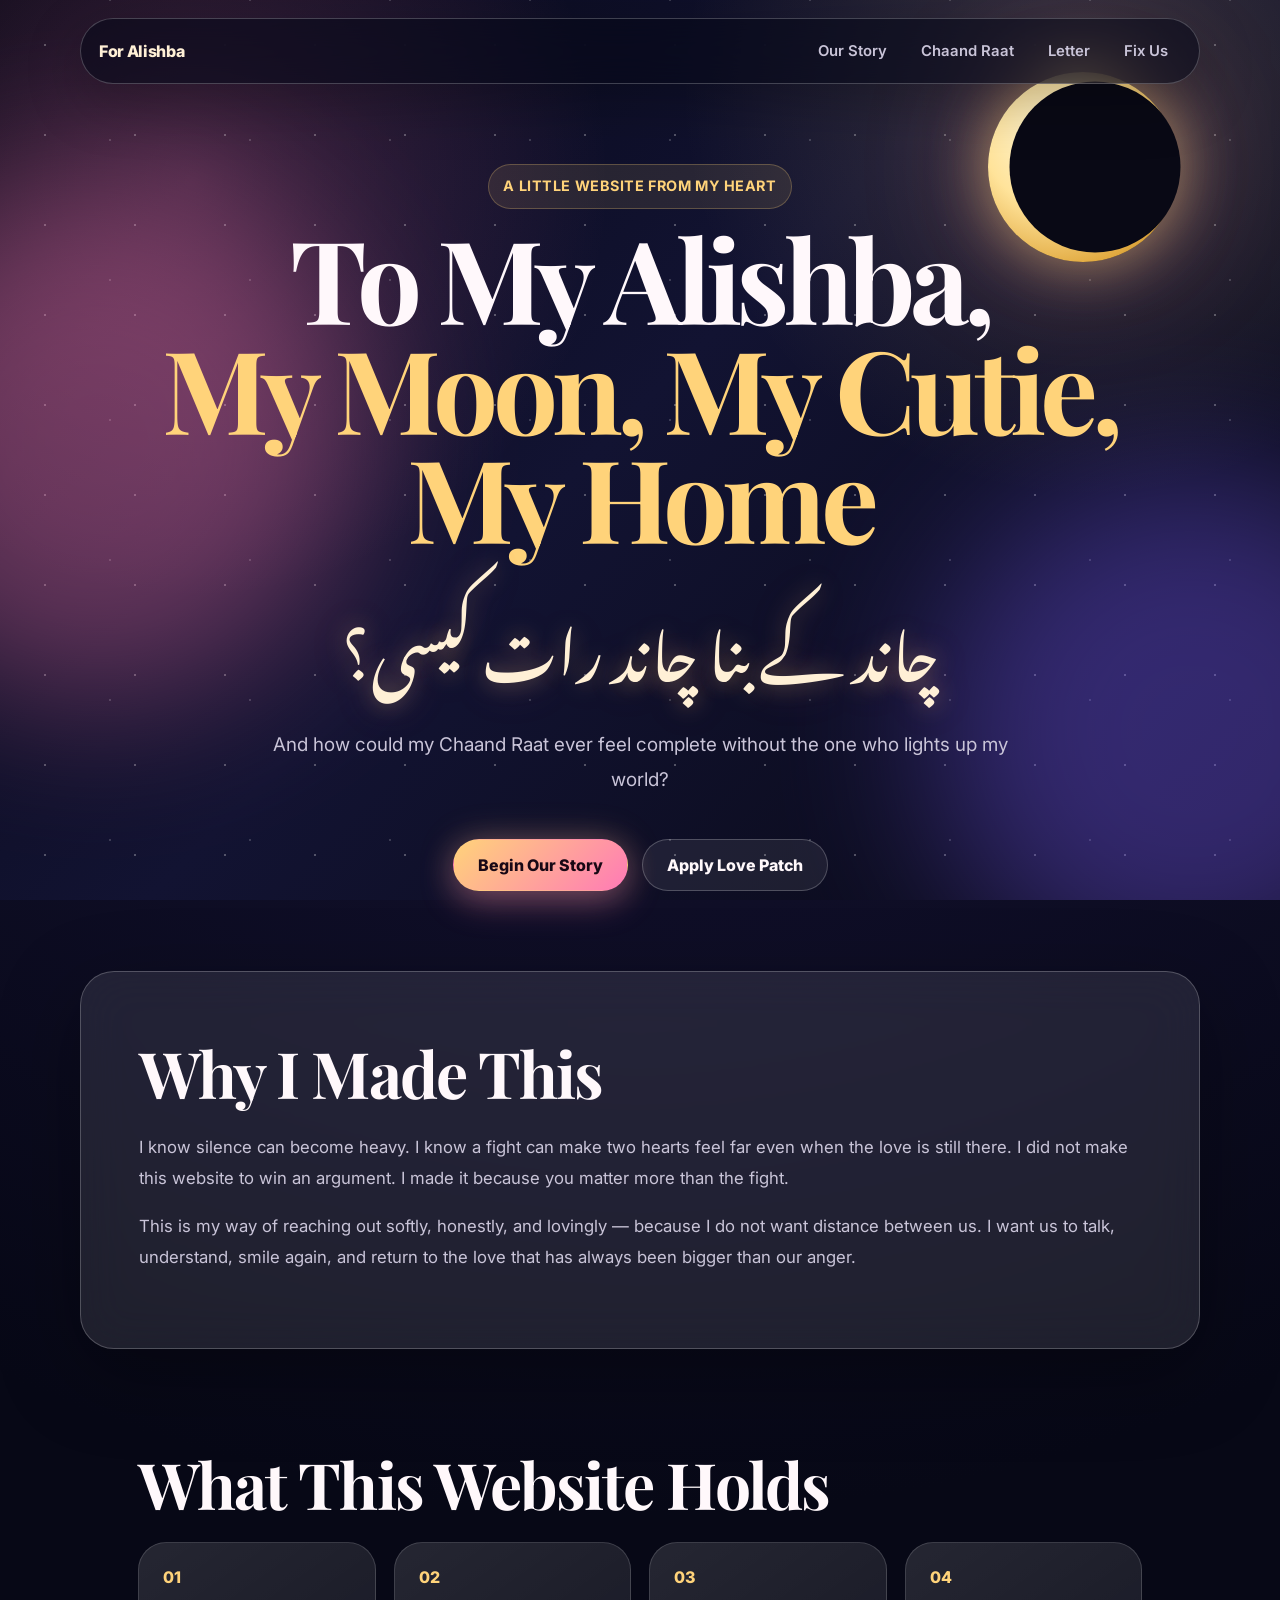
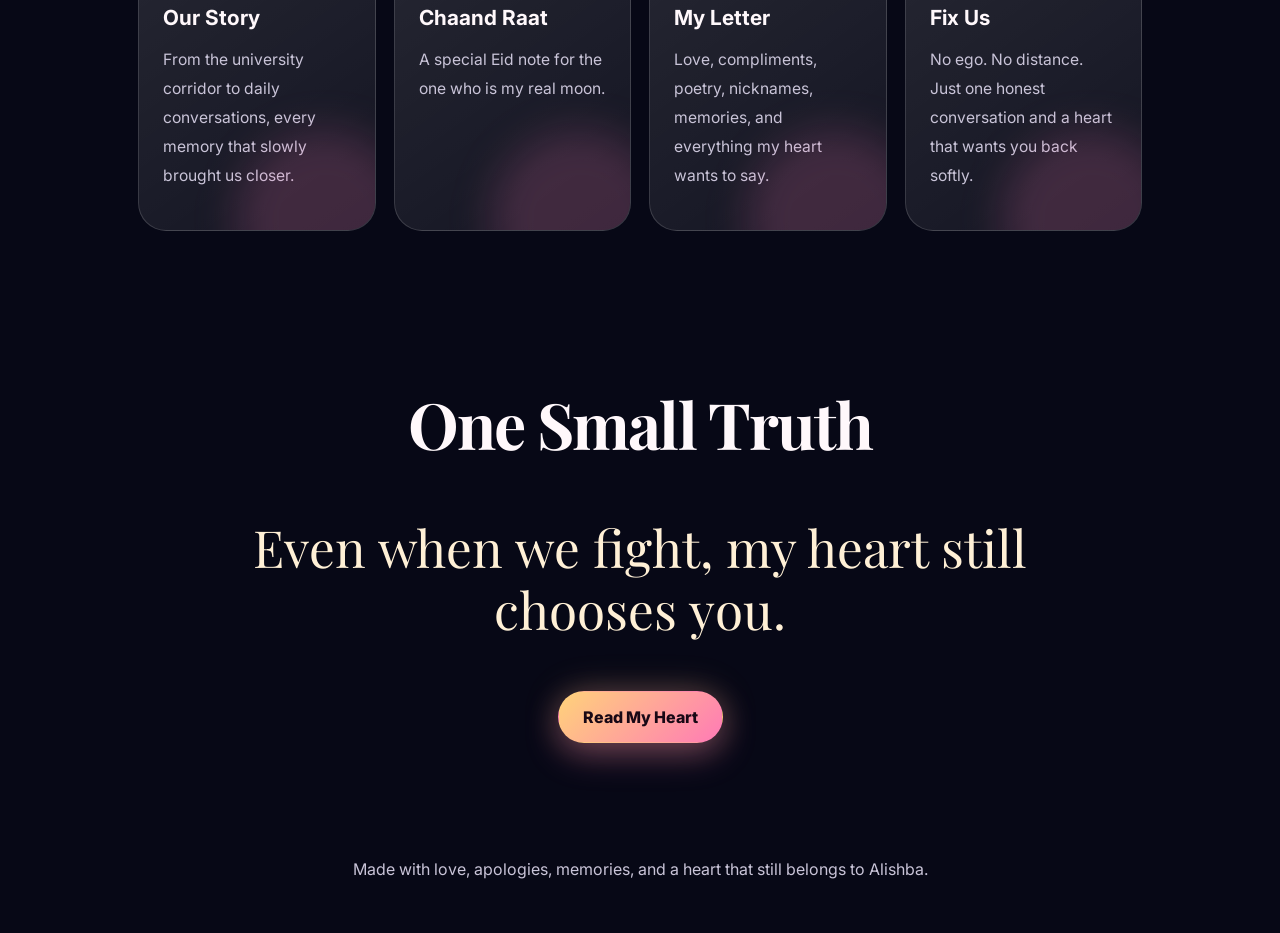
<file: index.html>
<!DOCTYPE html>
<html lang="en">
<head>
  <meta charset="UTF-8" />
  <meta name="viewport" content="width=device-width, initial-scale=1.0" />
  <title>For Alishba | My Moon</title>
  <link rel="stylesheet" href="style.css" />
</head>
<body>
  <div class="animated-bg">
    <div class="moon"></div>
    <div class="stars"></div>
    <div class="aurora aurora-one"></div>
    <div class="aurora aurora-two"></div>
    <div class="floating-hearts"></div>
  </div>

  <header class="nav">
    <a href="index.html" class="logo">For Alishba</a>
    <nav>
      <a href="story.html">Our Story</a>
      <a href="eid.html">Chaand Raat</a>
      <a href="letter.html">Letter</a>
      <a href="fix-us.html">Fix Us</a>
    </nav>
  </header>

  <main>
    <section class="hero full-screen reveal">
      <p class="eyebrow">A little website from my heart</p>

      <h1>
        To My Alishba,
        <span>My Moon, My Cutie, My Home</span>
      </h1>

      <p class="urdu-line" dir="rtl">چاند کے بنا چاند رات کیسی؟</p>

      <p class="hero-text">
        And how could my Chaand Raat ever feel complete without the one who lights up my world?
      </p>

      <div class="hero-actions">
        <a class="btn primary" href="story.html">Begin Our Story</a>
        <a class="btn ghost" href="fix-us.html">Apply Love Patch</a>
      </div>
    </section>

    <section class="section glass reveal">
      <h2>Why I Made This</h2>
      <p>
        I know silence can become heavy. I know a fight can make two hearts feel far even when the love is still there.
        I did not make this website to win an argument. I made it because you matter more than the fight.
      </p>
      <p>
        This is my way of reaching out softly, honestly, and lovingly — because I do not want distance between us.
        I want us to talk, understand, smile again, and return to the love that has always been bigger than our anger.
      </p>
    </section>

    <section class="section reveal">
      <h2>What This Website Holds</h2>

      <div class="cards">
        <a href="story.html" class="card">
          <span>01</span>
          <h3>Our Story</h3>
          <p>From the university corridor to daily conversations, every memory that slowly brought us closer.</p>
        </a>

        <a href="eid.html" class="card">
          <span>02</span>
          <h3>Chaand Raat</h3>
          <p>A special Eid note for the one who is my real moon.</p>
        </a>

        <a href="letter.html" class="card">
          <span>03</span>
          <h3>My Letter</h3>
          <p>Love, compliments, poetry, nicknames, memories, and everything my heart wants to say.</p>
        </a>

        <a href="fix-us.html" class="card">
          <span>04</span>
          <h3>Fix Us</h3>
          <p>No ego. No distance. Just one honest conversation and a heart that wants you back softly.</p>
        </a>
      </div>
    </section>

    <section class="section center reveal">
      <h2>One Small Truth</h2>
      <p class="big-line">
        Even when we fight, my heart still chooses you.
      </p>
      <a class="btn primary" href="letter.html">Read My Heart</a>
    </section>
  </main>

  <footer>
    Made with love, apologies, memories, and a heart that still belongs to Alishba.
  </footer>

  <script src="script.js"></script>
</body>
</html>
</file>
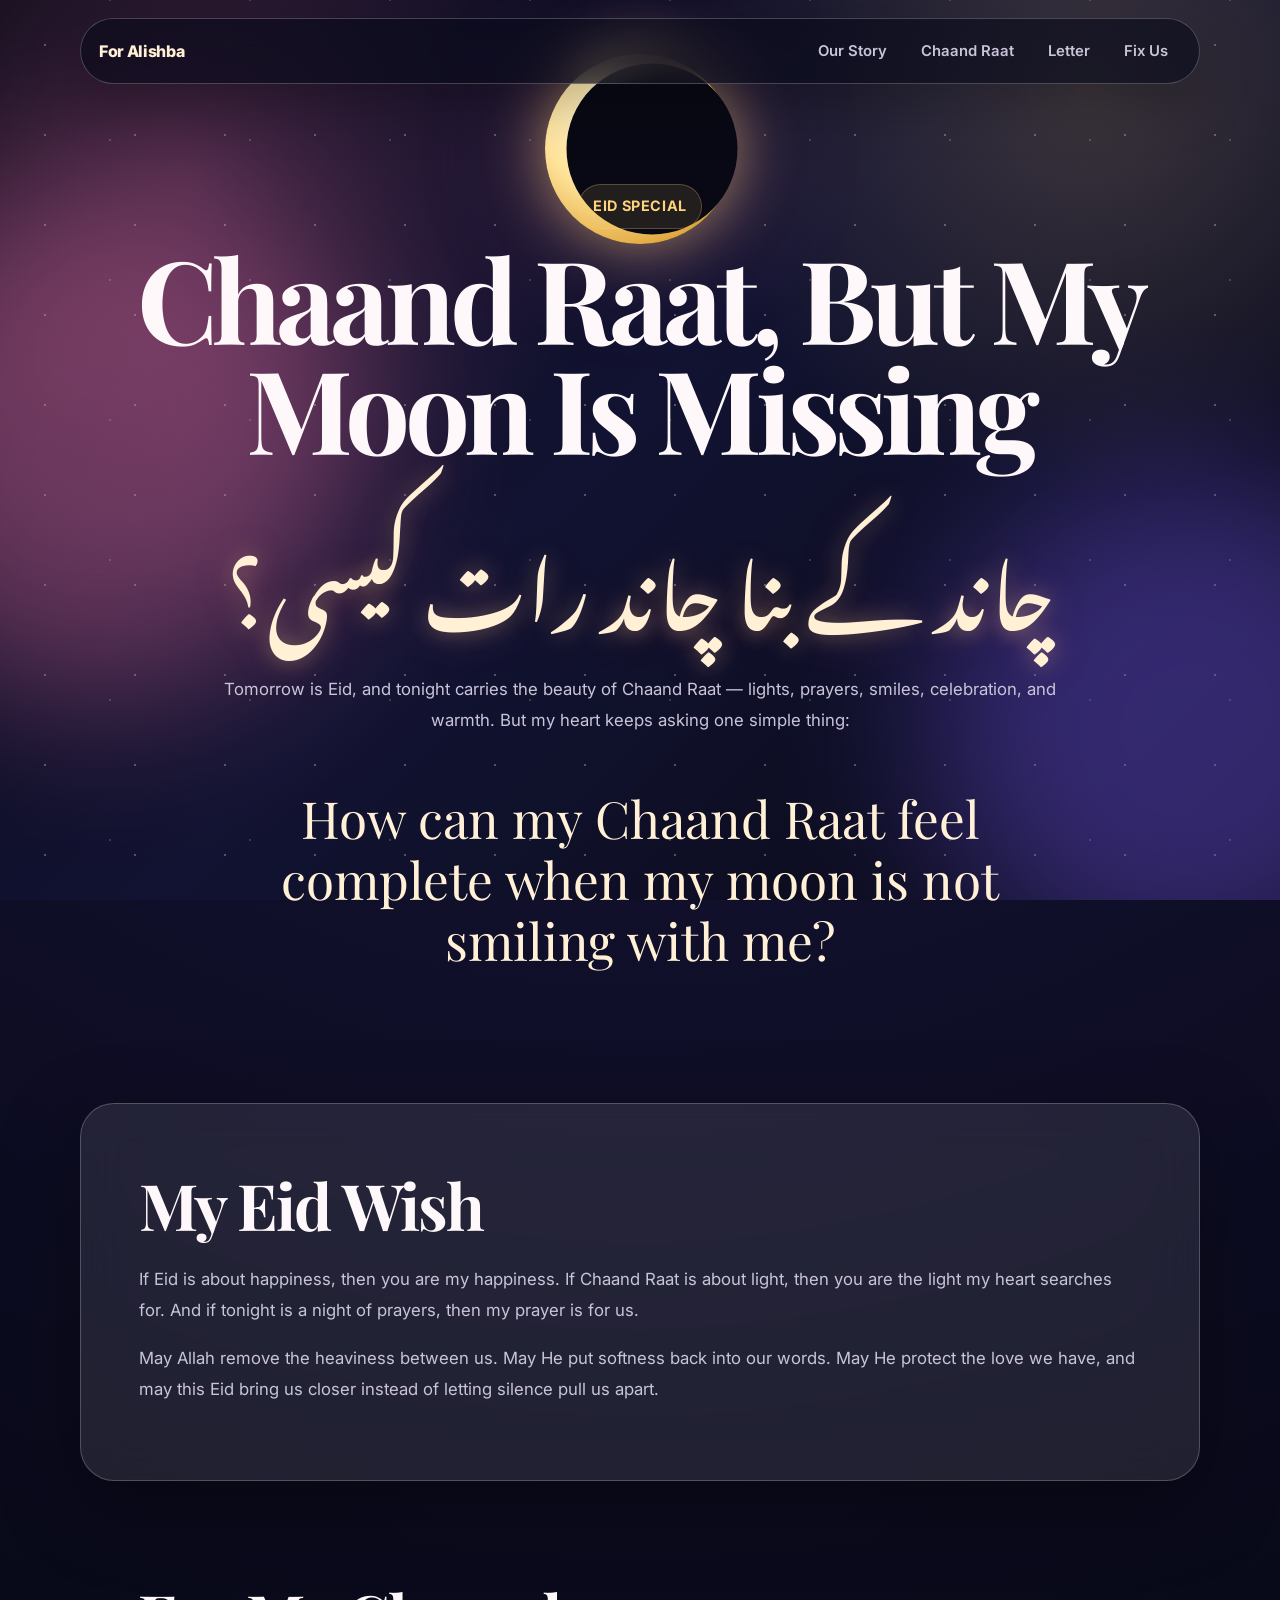
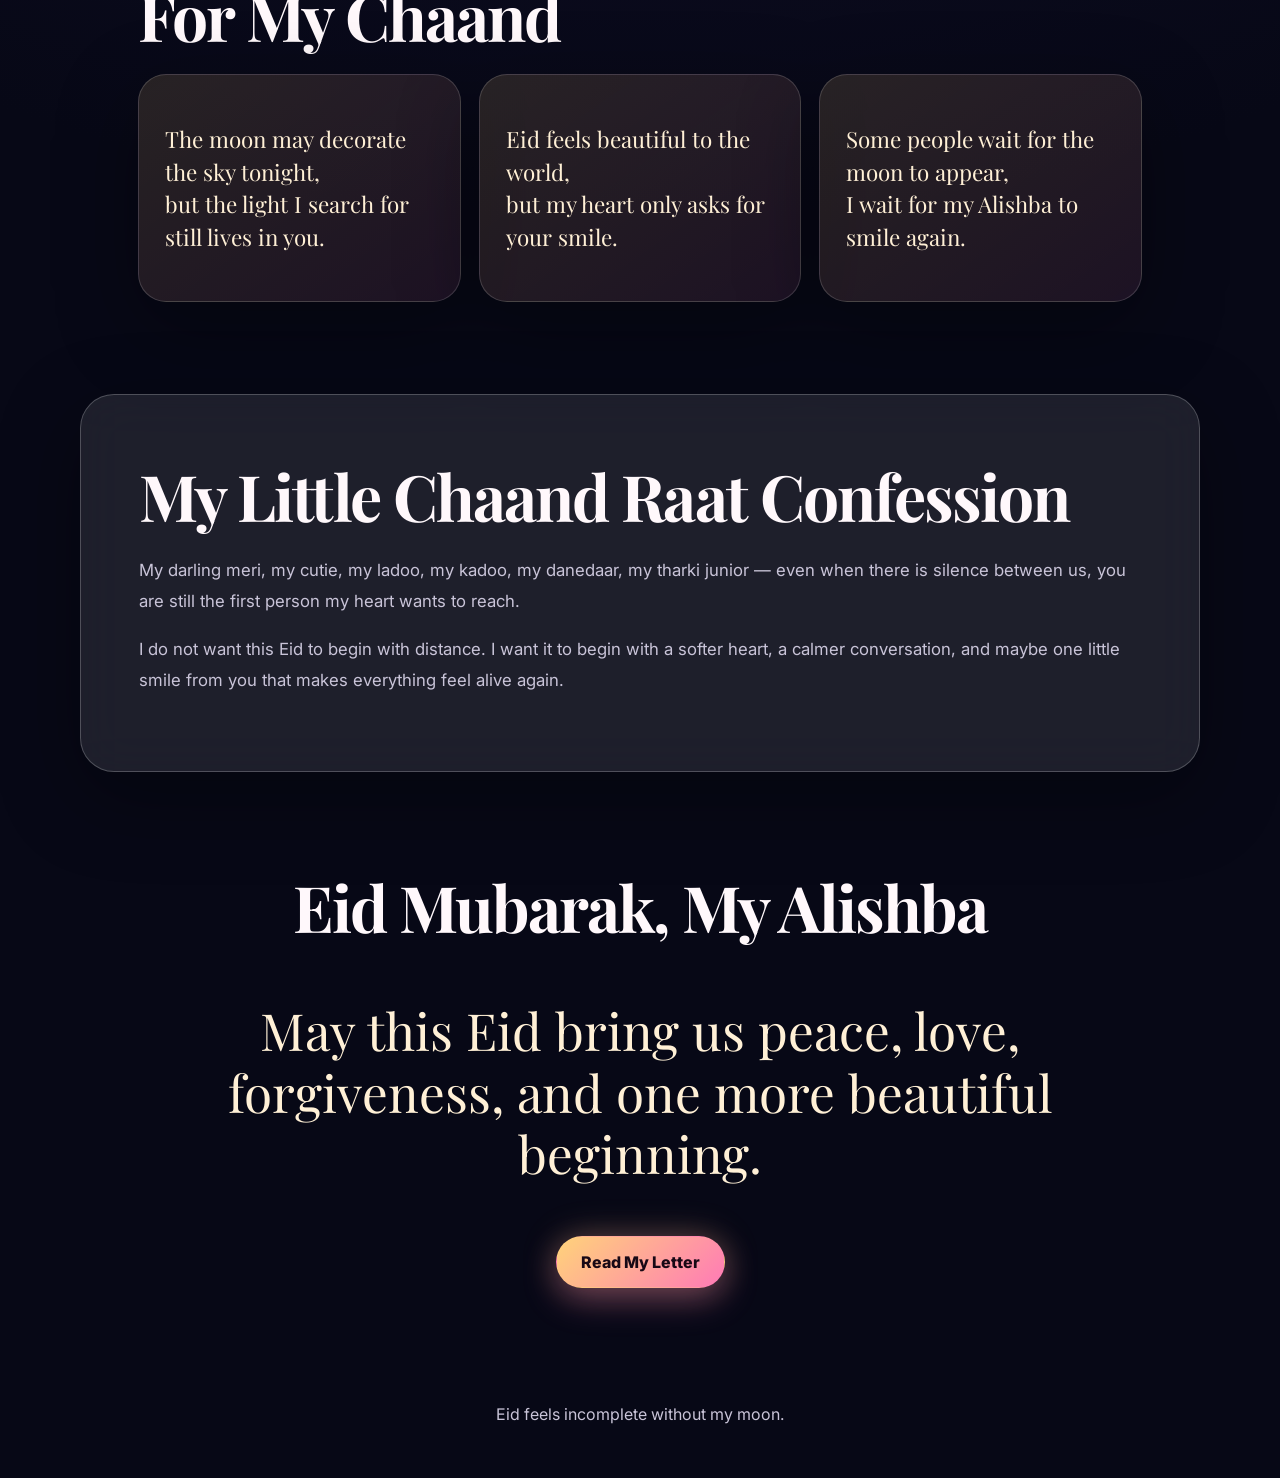
<file: eid.html>
<!DOCTYPE html>
<html lang="en">
<head>
  <meta charset="UTF-8" />
  <meta name="viewport" content="width=device-width, initial-scale=1.0" />
  <title>Chaand Raat | For Alishba</title>
  <link rel="stylesheet" href="style.css" />
</head>
<body>
  <div class="animated-bg eid-bg">
    <div class="moon eid-moon"></div>
    <div class="stars"></div>
    <div class="aurora aurora-one"></div>
    <div class="aurora aurora-two"></div>
    <div class="floating-hearts"></div>
  </div>

  <header class="nav">
    <a href="index.html" class="logo">For Alishba</a>
    <nav>
      <a href="story.html">Our Story</a>
      <a href="eid.html">Chaand Raat</a>
      <a href="letter.html">Letter</a>
      <a href="fix-us.html">Fix Us</a>
    </nav>
  </header>

  <main>
    <section class="page-hero center reveal">
      <p class="eyebrow">Eid Special</p>
      <h1>Chaand Raat, But My Moon Is Missing</h1>

      <p class="urdu-line large" dir="rtl">چاند کے بنا چاند رات کیسی؟</p>

      <p>
        Tomorrow is Eid, and tonight carries the beauty of Chaand Raat — lights, prayers, smiles, celebration, and warmth.
        But my heart keeps asking one simple thing:
      </p>

      <p class="big-line">
        How can my Chaand Raat feel complete when my moon is not smiling with me?
      </p>
    </section>

    <section class="section glass reveal">
      <h2>My Eid Wish</h2>
      <p>
        If Eid is about happiness, then you are my happiness.
        If Chaand Raat is about light, then you are the light my heart searches for.
        And if tonight is a night of prayers, then my prayer is for us.
      </p>
      <p>
        May Allah remove the heaviness between us.
        May He put softness back into our words.
        May He protect the love we have, and may this Eid bring us closer instead of letting silence pull us apart.
      </p>
    </section>

    <section class="section reveal">
      <h2>For My Chaand</h2>

      <div class="poetry-grid">
        <div class="poetry-card">
          <p>
            The moon may decorate the sky tonight,<br />
            but the light I search for still lives in you.
          </p>
        </div>

        <div class="poetry-card">
          <p>
            Eid feels beautiful to the world,<br />
            but my heart only asks for your smile.
          </p>
        </div>

        <div class="poetry-card">
          <p>
            Some people wait for the moon to appear,<br />
            I wait for my Alishba to smile again.
          </p>
        </div>
      </div>
    </section>

    <section class="section glass reveal">
      <h2>My Little Chaand Raat Confession</h2>
      <p>
        My darling meri, my cutie, my ladoo, my kadoo, my danedaar, my tharki junior —
        even when there is silence between us, you are still the first person my heart wants to reach.
      </p>
      <p>
        I do not want this Eid to begin with distance.
        I want it to begin with a softer heart, a calmer conversation, and maybe one little smile from you that makes everything feel alive again.
      </p>
    </section>

    <section class="section center reveal">
      <h2>Eid Mubarak, My Alishba</h2>
      <p class="big-line">
        May this Eid bring us peace, love, forgiveness, and one more beautiful beginning.
      </p>
      <a href="letter.html" class="btn primary">Read My Letter</a>
    </section>
  </main>

  <footer>
    Eid feels incomplete without my moon.
  </footer>

  <script src="script.js"></script>
</body>
</html>
</file>
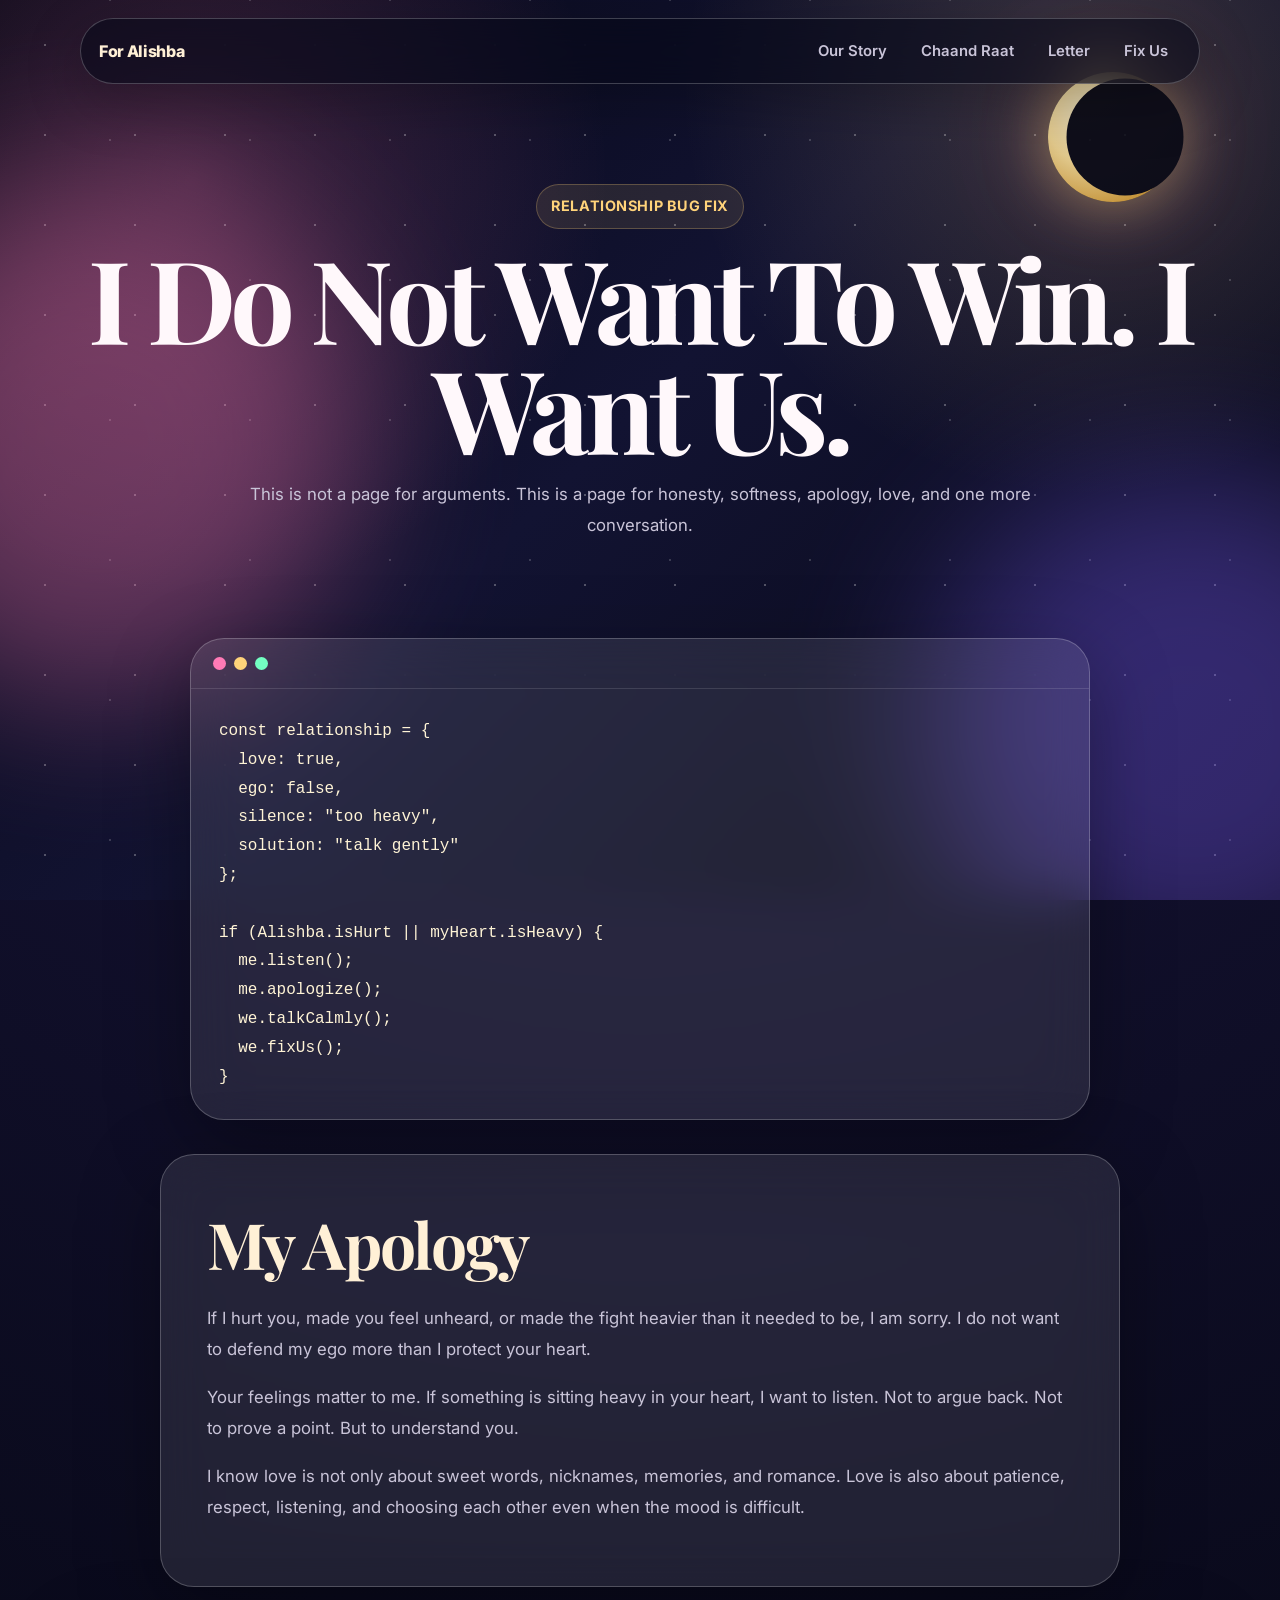
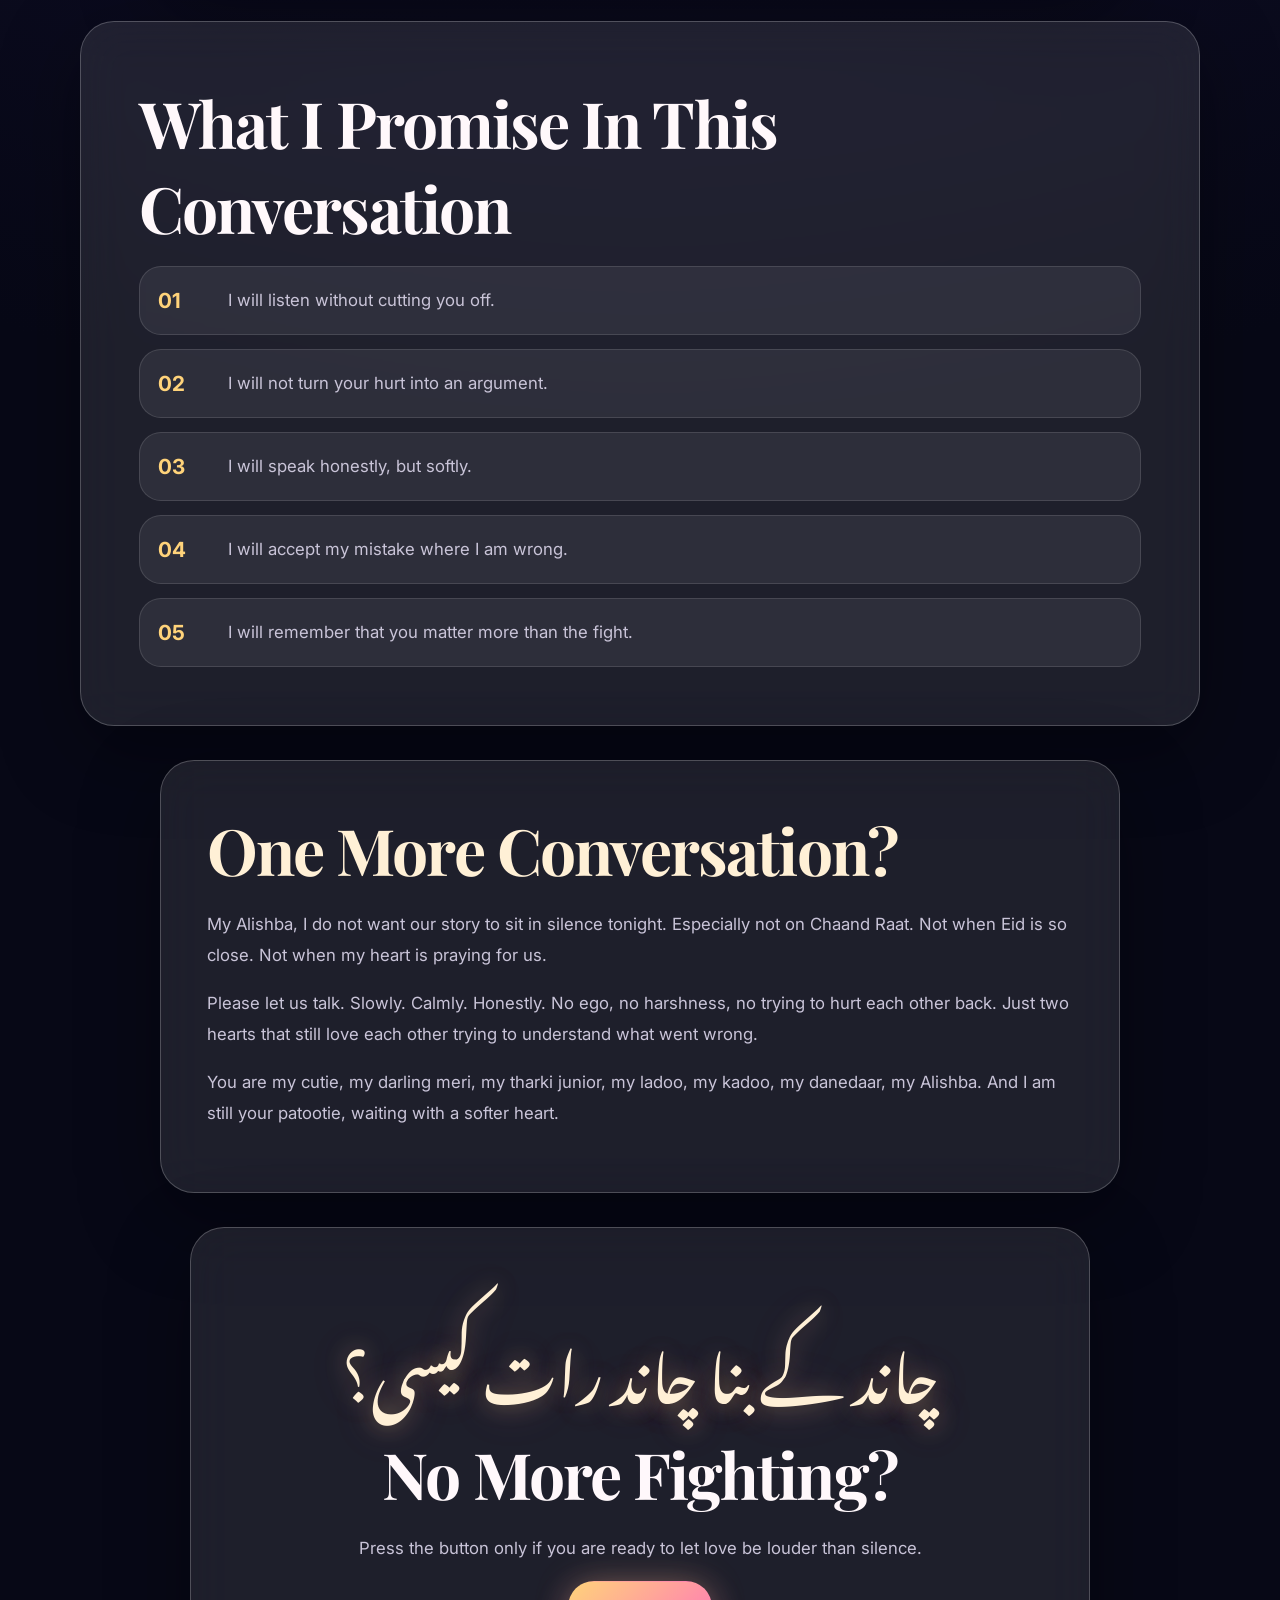
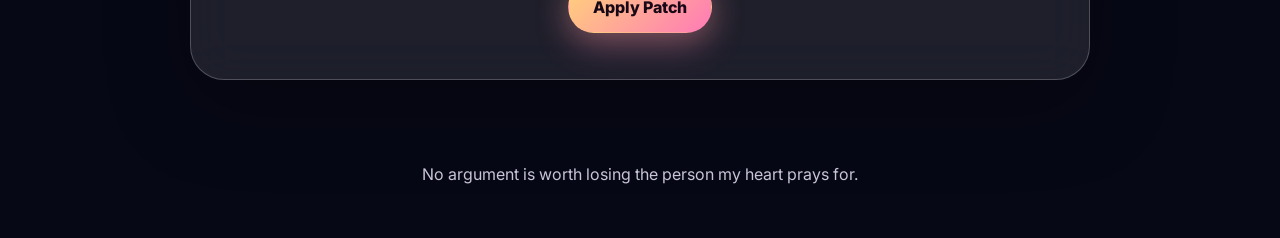
<file: fix-us.html>
<!DOCTYPE html>
<html lang="en">
<head>
  <meta charset="UTF-8" />
  <meta name="viewport" content="width=device-width, initial-scale=1.0" />
  <title>Fix Us | For Alishba</title>
  <link rel="stylesheet" href="style.css" />
</head>
<body>
  <div class="animated-bg">
    <div class="moon small-moon"></div>
    <div class="stars"></div>
    <div class="aurora aurora-one"></div>
    <div class="aurora aurora-two"></div>
    <div class="floating-hearts"></div>
  </div>

  <header class="nav">
    <a href="index.html" class="logo">For Alishba</a>
    <nav>
      <a href="story.html">Our Story</a>
      <a href="eid.html">Chaand Raat</a>
      <a href="letter.html">Letter</a>
      <a href="fix-us.html">Fix Us</a>
    </nav>
  </header>

  <main>
    <section class="page-hero center reveal">
      <p class="eyebrow">Relationship Bug Fix</p>
      <h1>I Do Not Want To Win. I Want Us.</h1>
      <p>
        This is not a page for arguments. This is a page for honesty, softness, apology, love, and one more conversation.
      </p>
    </section>

    <section class="code-card reveal">
      <div class="window-buttons">
        <span></span>
        <span></span>
        <span></span>
      </div>

      <pre><code>const relationship = {
  love: true,
  ego: false,
  silence: "too heavy",
  solution: "talk gently"
};

if (Alishba.isHurt || myHeart.isHeavy) {
  me.listen();
  me.apologize();
  we.talkCalmly();
  we.fixUs();
}</code></pre>
    </section>

    <section class="letter-box reveal">
      <h2>My Apology</h2>

      <p>
        If I hurt you, made you feel unheard, or made the fight heavier than it needed to be, I am sorry.
        I do not want to defend my ego more than I protect your heart.
      </p>

      <p>
        Your feelings matter to me.
        If something is sitting heavy in your heart, I want to listen.
        Not to argue back. Not to prove a point.
        But to understand you.
      </p>

      <p>
        I know love is not only about sweet words, nicknames, memories, and romance.
        Love is also about patience, respect, listening, and choosing each other even when the mood is difficult.
      </p>
    </section>

    <section class="section glass reveal">
      <h2>What I Promise In This Conversation</h2>

      <div class="promise-list">
        <div>
          <strong>01</strong>
          <p>I will listen without cutting you off.</p>
        </div>

        <div>
          <strong>02</strong>
          <p>I will not turn your hurt into an argument.</p>
        </div>

        <div>
          <strong>03</strong>
          <p>I will speak honestly, but softly.</p>
        </div>

        <div>
          <strong>04</strong>
          <p>I will accept my mistake where I am wrong.</p>
        </div>

        <div>
          <strong>05</strong>
          <p>I will remember that you matter more than the fight.</p>
        </div>
      </div>
    </section>

    <section class="letter-box reveal">
      <h2>One More Conversation?</h2>

      <p>
        My Alishba, I do not want our story to sit in silence tonight.
        Especially not on Chaand Raat.
        Not when Eid is so close.
        Not when my heart is praying for us.
      </p>

      <p>
        Please let us talk.
        Slowly. Calmly. Honestly.
        No ego, no harshness, no trying to hurt each other back.
        Just two hearts that still love each other trying to understand what went wrong.
      </p>

      <p>
        You are my cutie, my darling meri, my tharki junior, my ladoo, my kadoo, my danedaar, my Alishba.
        And I am still your patootie, waiting with a softer heart.
      </p>
    </section>

    <section class="final-card reveal">
      <p class="urdu-line" dir="rtl">چاند کے بنا چاند رات کیسی؟</p>
      <h2>No More Fighting?</h2>
      <p>
        Press the button only if you are ready to let love be louder than silence.
      </p>

      <button class="btn primary" id="loveButton">Apply Patch</button>

      <div class="hidden-message" id="hiddenMessage">
        <h3>Patch Applied Successfully ❤️</h3>
        <p>
          No ego. No distance. Only honesty, softness, forgiveness, and us.
        </p>
        <p>
          Eid Mubarak, my moon. I love you.
        </p>
      </div>
    </section>
  </main>

  <footer>
    No argument is worth losing the person my heart prays for.
  </footer>

  <script src="script.js"></script>
</body>
</html>
</file>
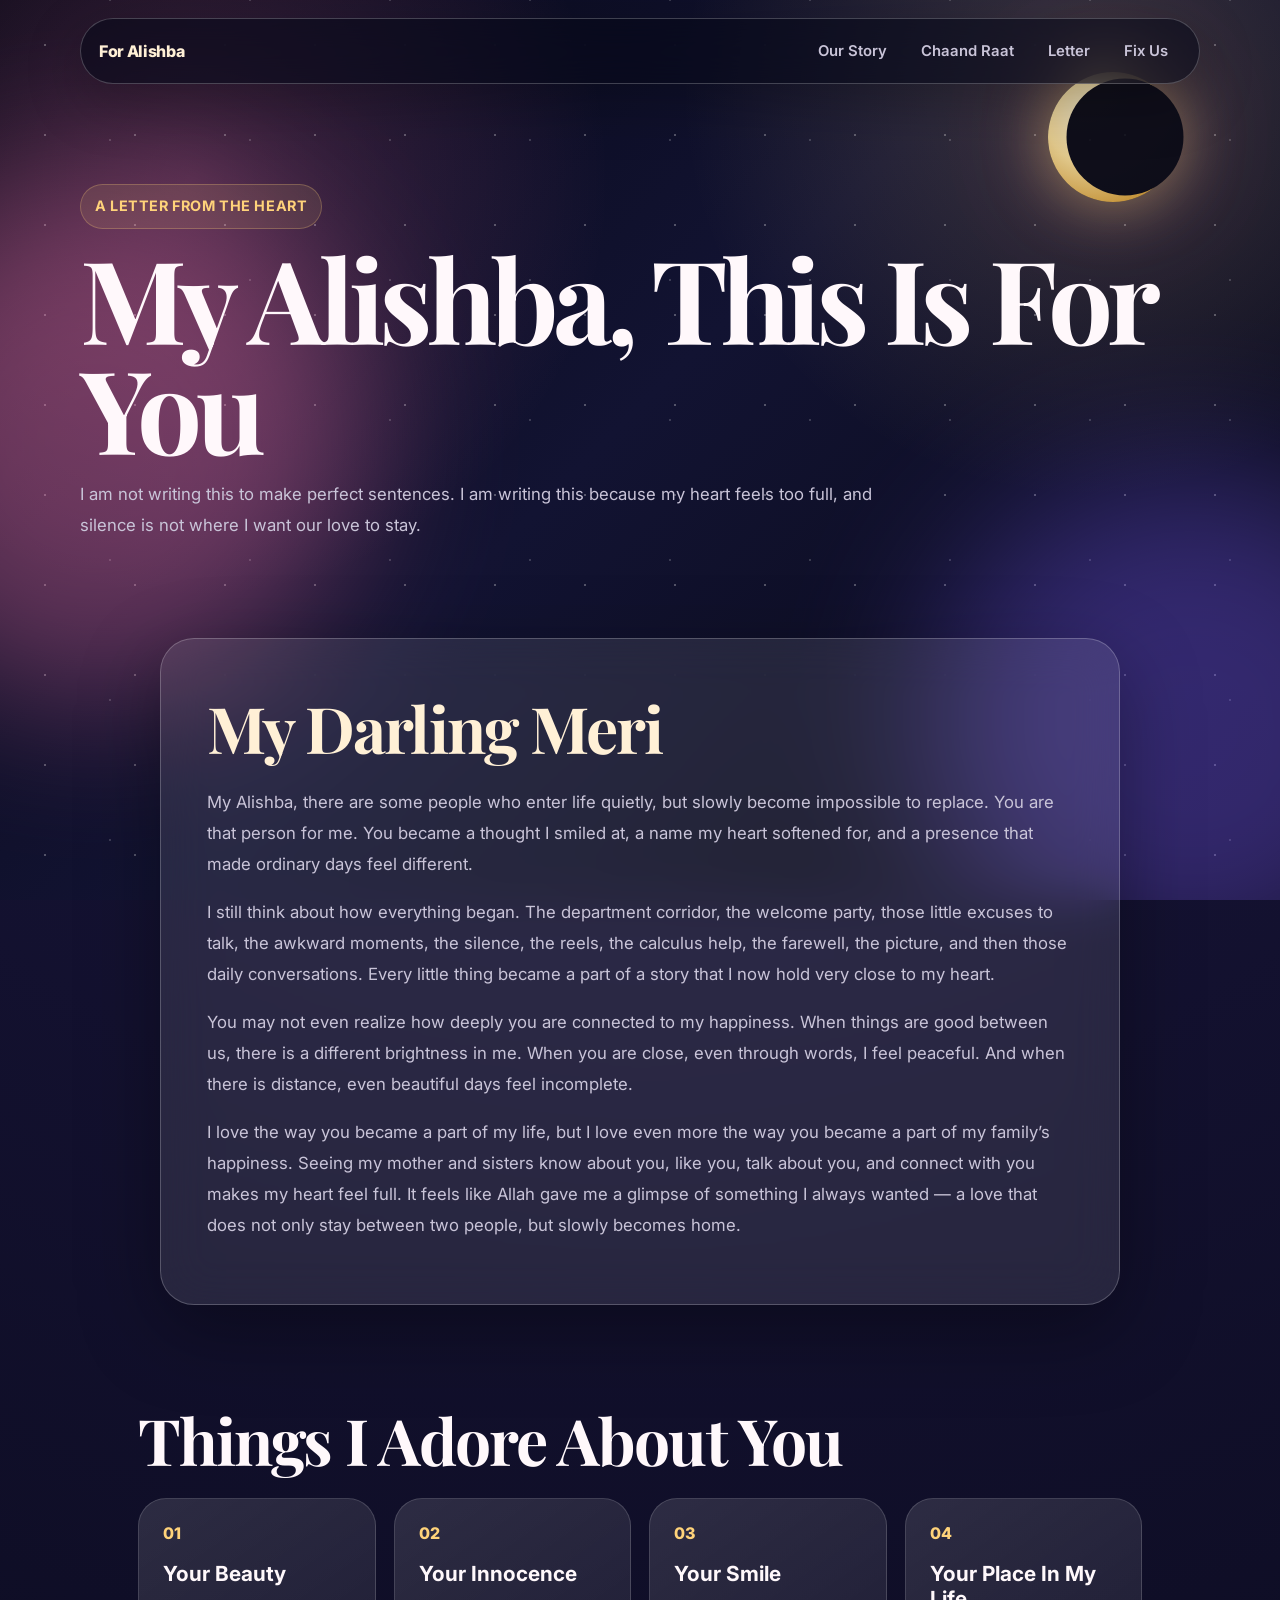
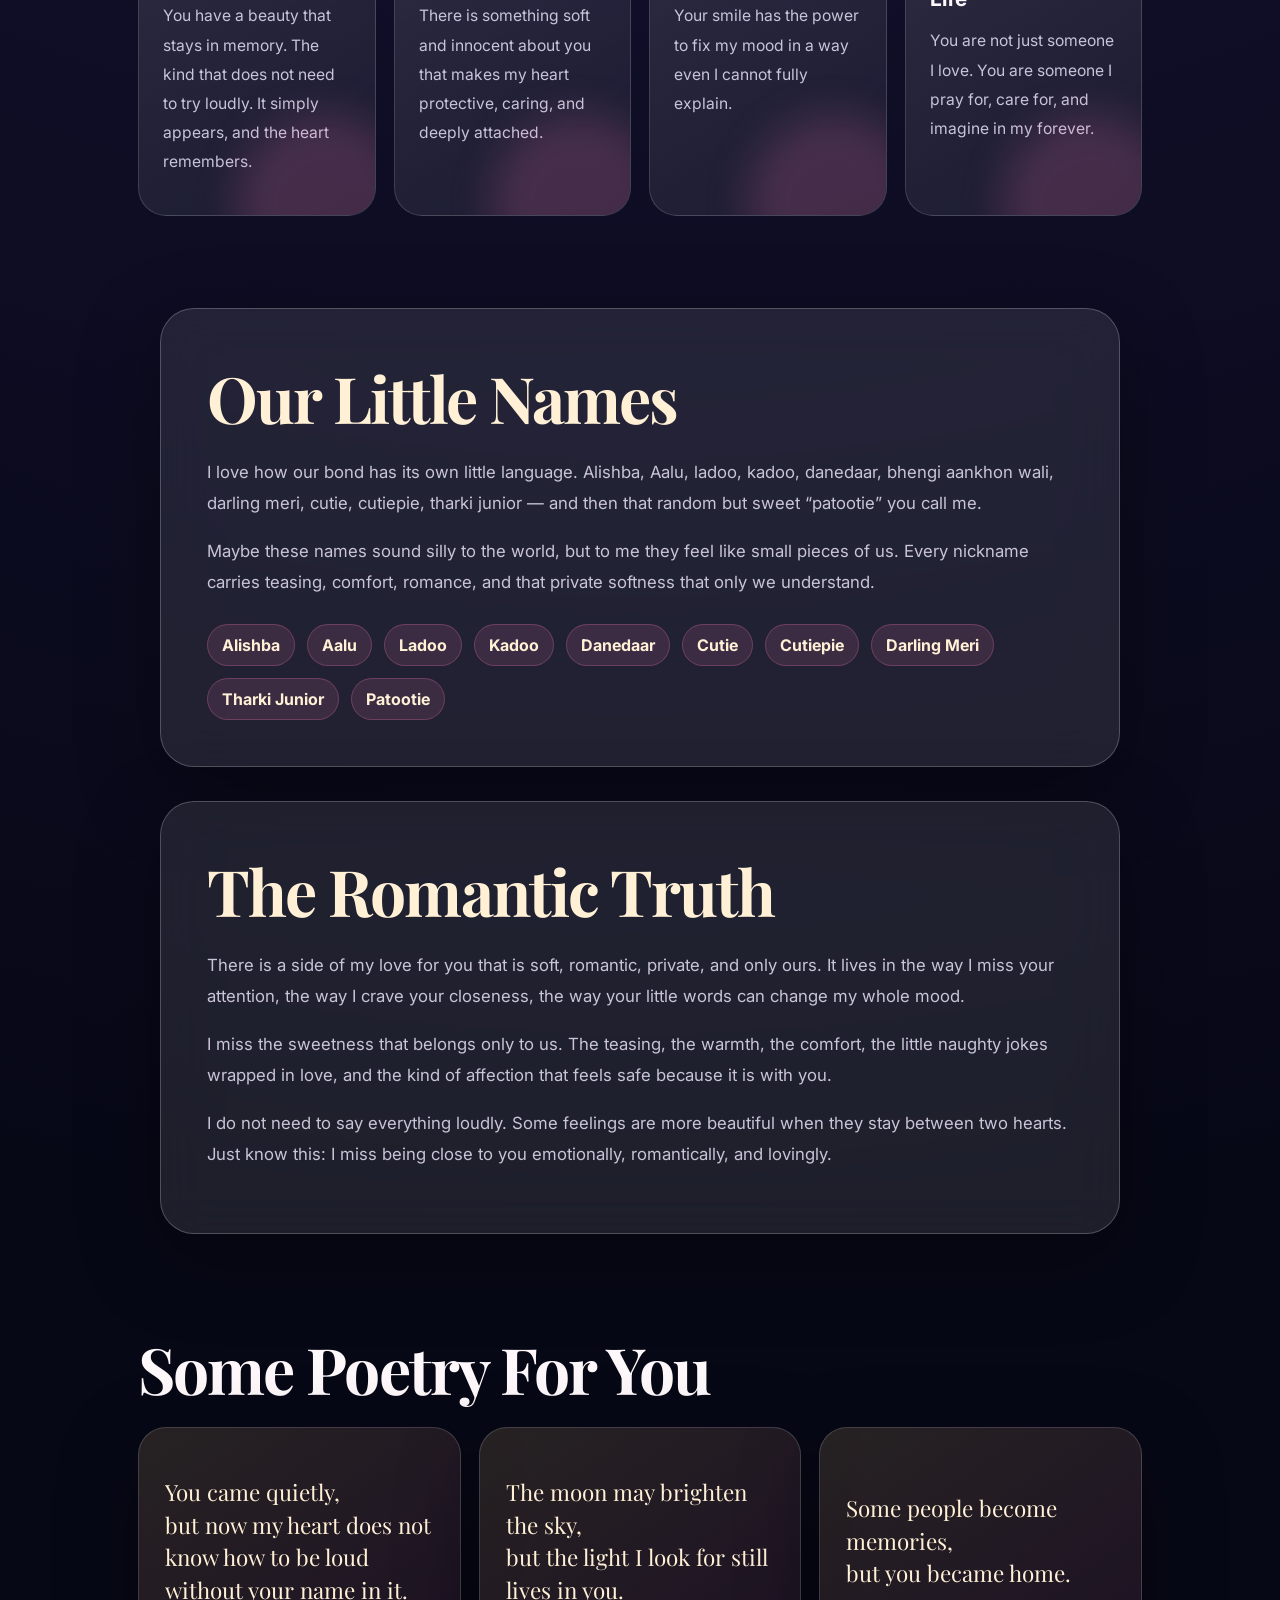
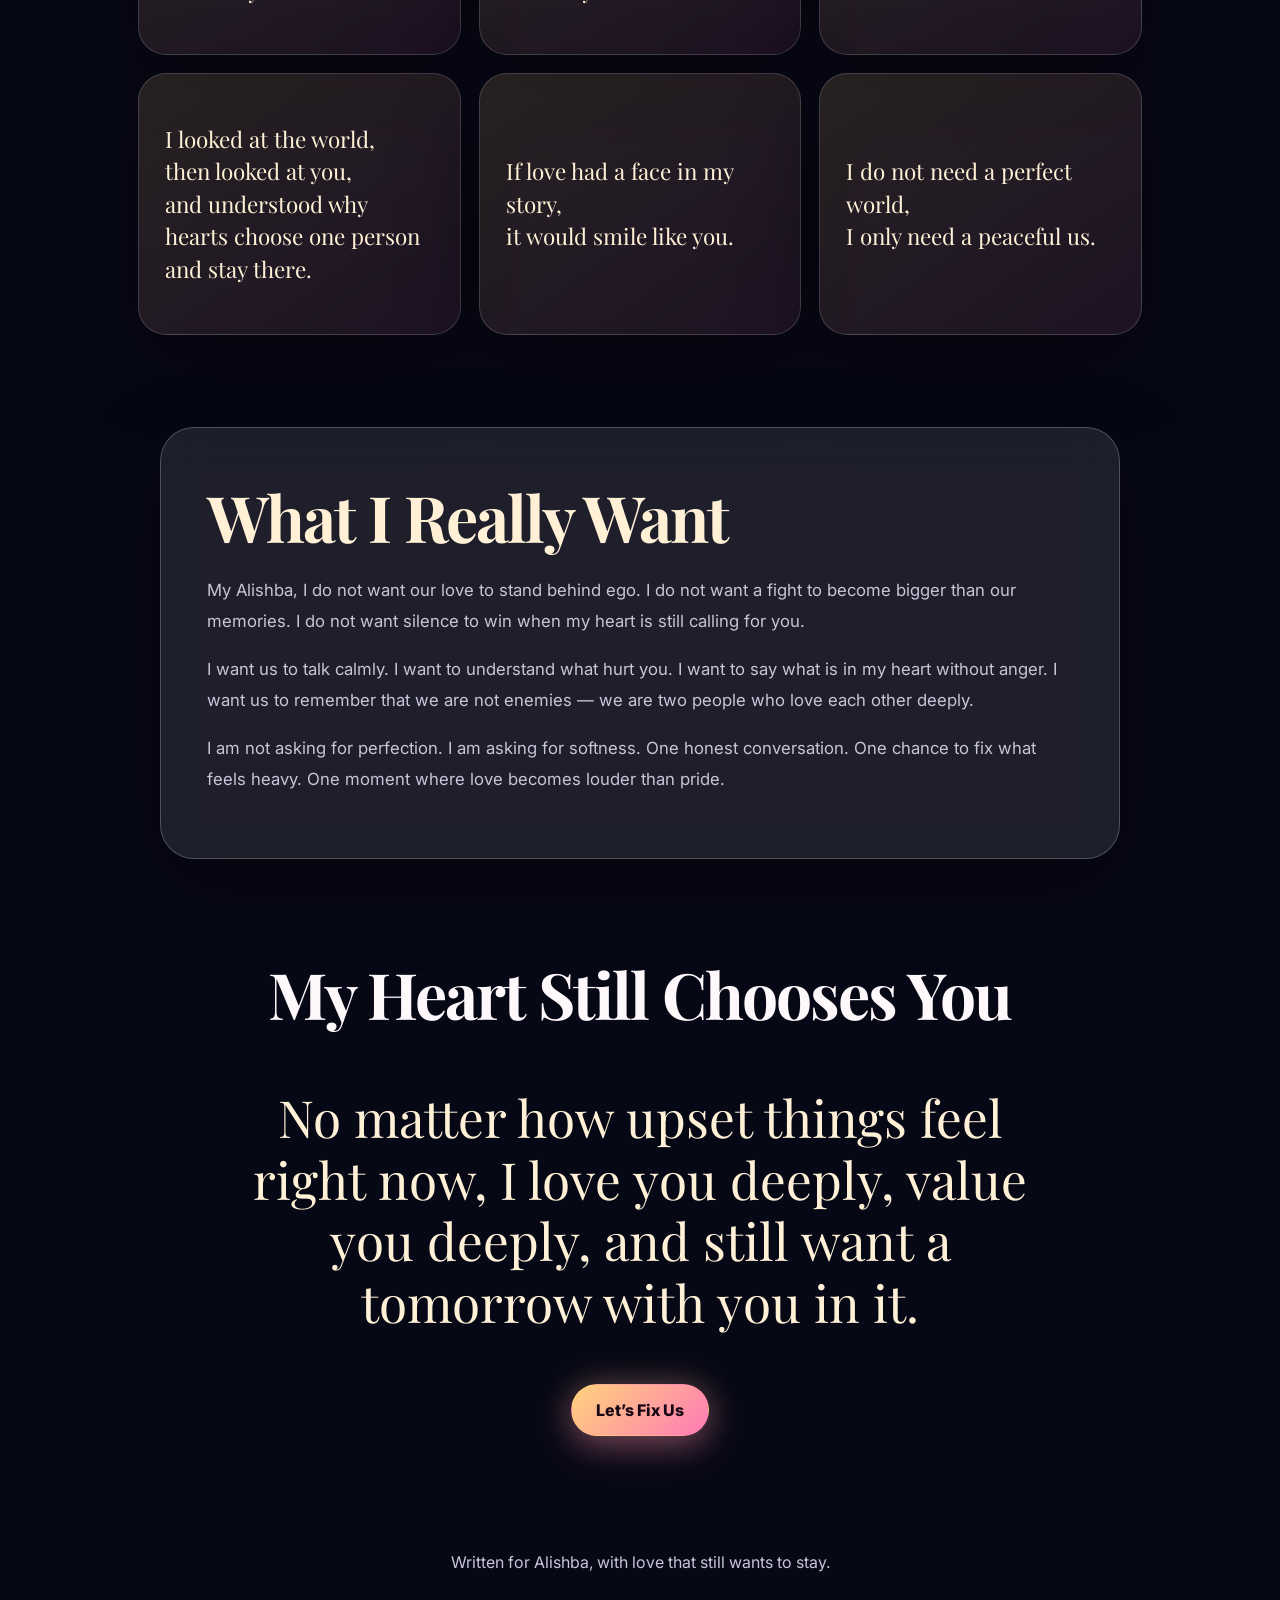
<file: letter.html>
<!DOCTYPE html>
<html lang="en">
<head>
  <meta charset="UTF-8" />
  <meta name="viewport" content="width=device-width, initial-scale=1.0" />
  <title>My Letter | For Alishba</title>
  <link rel="stylesheet" href="style.css" />
</head>
<body>
  <div class="animated-bg">
    <div class="moon small-moon"></div>
    <div class="stars"></div>
    <div class="aurora aurora-one"></div>
    <div class="aurora aurora-two"></div>
    <div class="floating-hearts"></div>
  </div>

  <header class="nav">
    <a href="index.html" class="logo">For Alishba</a>
    <nav>
      <a href="story.html">Our Story</a>
      <a href="eid.html">Chaand Raat</a>
      <a href="letter.html">Letter</a>
      <a href="fix-us.html">Fix Us</a>
    </nav>
  </header>

  <main>
    <section class="page-hero reveal">
      <p class="eyebrow">A letter from the heart</p>
      <h1>My Alishba, This Is For You</h1>
      <p>
        I am not writing this to make perfect sentences. I am writing this because my heart feels too full, and silence is not where I want our love to stay.
      </p>
    </section>

    <section class="letter-box reveal">
      <h2>My Darling Meri</h2>

      <p>
        My Alishba, there are some people who enter life quietly, but slowly become impossible to replace.
        You are that person for me.
        You became a thought I smiled at, a name my heart softened for, and a presence that made ordinary days feel different.
      </p>

      <p>
        I still think about how everything began. The department corridor, the welcome party, those little excuses to talk,
        the awkward moments, the silence, the reels, the calculus help, the farewell, the picture, and then those daily conversations.
        Every little thing became a part of a story that I now hold very close to my heart.
      </p>

      <p>
        You may not even realize how deeply you are connected to my happiness.
        When things are good between us, there is a different brightness in me.
        When you are close, even through words, I feel peaceful.
        And when there is distance, even beautiful days feel incomplete.
      </p>

      <p>
        I love the way you became a part of my life, but I love even more the way you became a part of my family’s happiness.
        Seeing my mother and sisters know about you, like you, talk about you, and connect with you makes my heart feel full.
        It feels like Allah gave me a glimpse of something I always wanted — a love that does not only stay between two people, but slowly becomes home.
      </p>
    </section>

    <section class="section reveal">
      <h2>Things I Adore About You</h2>

      <div class="cards">
        <div class="card">
          <span>01</span>
          <h3>Your Beauty</h3>
          <p>
            You have a beauty that stays in memory. The kind that does not need to try loudly.
            It simply appears, and the heart remembers.
          </p>
        </div>

        <div class="card">
          <span>02</span>
          <h3>Your Innocence</h3>
          <p>
            There is something soft and innocent about you that makes my heart protective, caring, and deeply attached.
          </p>
        </div>

        <div class="card">
          <span>03</span>
          <h3>Your Smile</h3>
          <p>
            Your smile has the power to fix my mood in a way even I cannot fully explain.
          </p>
        </div>

        <div class="card">
          <span>04</span>
          <h3>Your Place In My Life</h3>
          <p>
            You are not just someone I love. You are someone I pray for, care for, and imagine in my forever.
          </p>
        </div>
      </div>
    </section>

    <section class="letter-box reveal">
      <h2>Our Little Names</h2>
      <p>
        I love how our bond has its own little language. Alishba, Aalu, ladoo, kadoo, danedaar, bhengi aankhon wali,
        darling meri, cutie, cutiepie, tharki junior — and then that random but sweet “patootie” you call me.
      </p>

      <p>
        Maybe these names sound silly to the world, but to me they feel like small pieces of us.
        Every nickname carries teasing, comfort, romance, and that private softness that only we understand.
      </p>

      <div class="nickname-cloud">
        <span>Alishba</span>
        <span>Aalu</span>
        <span>Ladoo</span>
        <span>Kadoo</span>
        <span>Danedaar</span>
        <span>Cutie</span>
        <span>Cutiepie</span>
        <span>Darling Meri</span>
        <span>Tharki Junior</span>
        <span>Patootie</span>
      </div>
    </section>

    <section class="letter-box reveal">
      <h2>The Romantic Truth</h2>

      <p>
        There is a side of my love for you that is soft, romantic, private, and only ours.
        It lives in the way I miss your attention, the way I crave your closeness, the way your little words can change my whole mood.
      </p>

      <p>
        I miss the sweetness that belongs only to us.
        The teasing, the warmth, the comfort, the little naughty jokes wrapped in love, and the kind of affection that feels safe because it is with you.
      </p>

      <p>
        I do not need to say everything loudly. Some feelings are more beautiful when they stay between two hearts.
        Just know this: I miss being close to you emotionally, romantically, and lovingly.
      </p>
    </section>

    <section class="section reveal">
      <h2>Some Poetry For You</h2>

      <div class="poetry-grid">
        <div class="poetry-card">
          <p>
            You came quietly,<br />
            but now my heart does not know how to be loud without your name in it.
          </p>
        </div>

        <div class="poetry-card">
          <p>
            The moon may brighten the sky,<br />
            but the light I look for still lives in you.
          </p>
        </div>

        <div class="poetry-card">
          <p>
            Some people become memories,<br />
            but you became home.
          </p>
        </div>

        <div class="poetry-card">
          <p>
            I looked at the world,<br />
            then looked at you,<br />
            and understood why hearts choose one person and stay there.
          </p>
        </div>

        <div class="poetry-card">
          <p>
            If love had a face in my story,<br />
            it would smile like you.
          </p>
        </div>

        <div class="poetry-card">
          <p>
            I do not need a perfect world,<br />
            I only need a peaceful us.
          </p>
        </div>
      </div>
    </section>

    <section class="letter-box reveal">
      <h2>What I Really Want</h2>
      <p>
        My Alishba, I do not want our love to stand behind ego.
        I do not want a fight to become bigger than our memories.
        I do not want silence to win when my heart is still calling for you.
      </p>

      <p>
        I want us to talk calmly. I want to understand what hurt you.
        I want to say what is in my heart without anger.
        I want us to remember that we are not enemies — we are two people who love each other deeply.
      </p>

      <p>
        I am not asking for perfection. I am asking for softness.
        One honest conversation. One chance to fix what feels heavy.
        One moment where love becomes louder than pride.
      </p>
    </section>

    <section class="section center reveal">
      <h2>My Heart Still Chooses You</h2>
      <p class="big-line">
        No matter how upset things feel right now, I love you deeply, value you deeply, and still want a tomorrow with you in it.
      </p>
      <a href="fix-us.html" class="btn primary">Let’s Fix Us</a>
    </section>
  </main>

  <footer>
    Written for Alishba, with love that still wants to stay.
  </footer>

  <script src="script.js"></script>
</body>
</html>
</file>
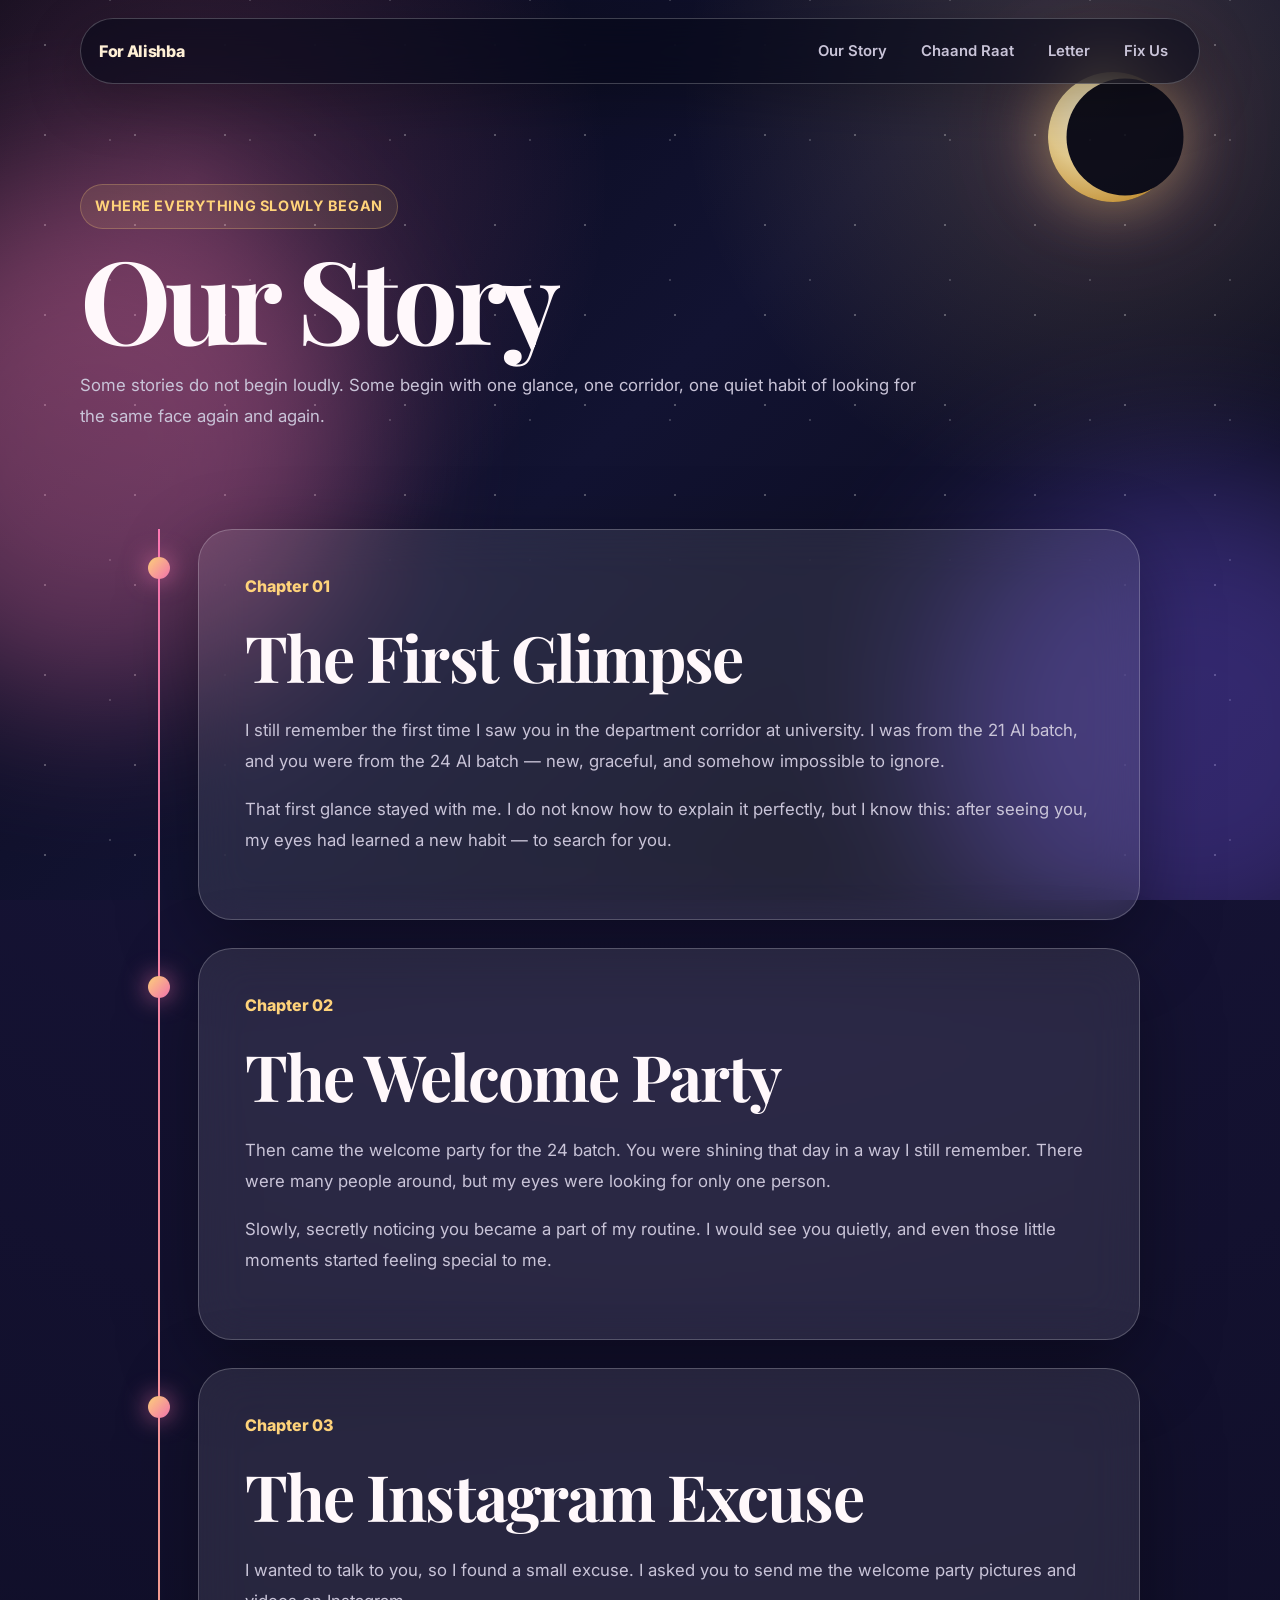
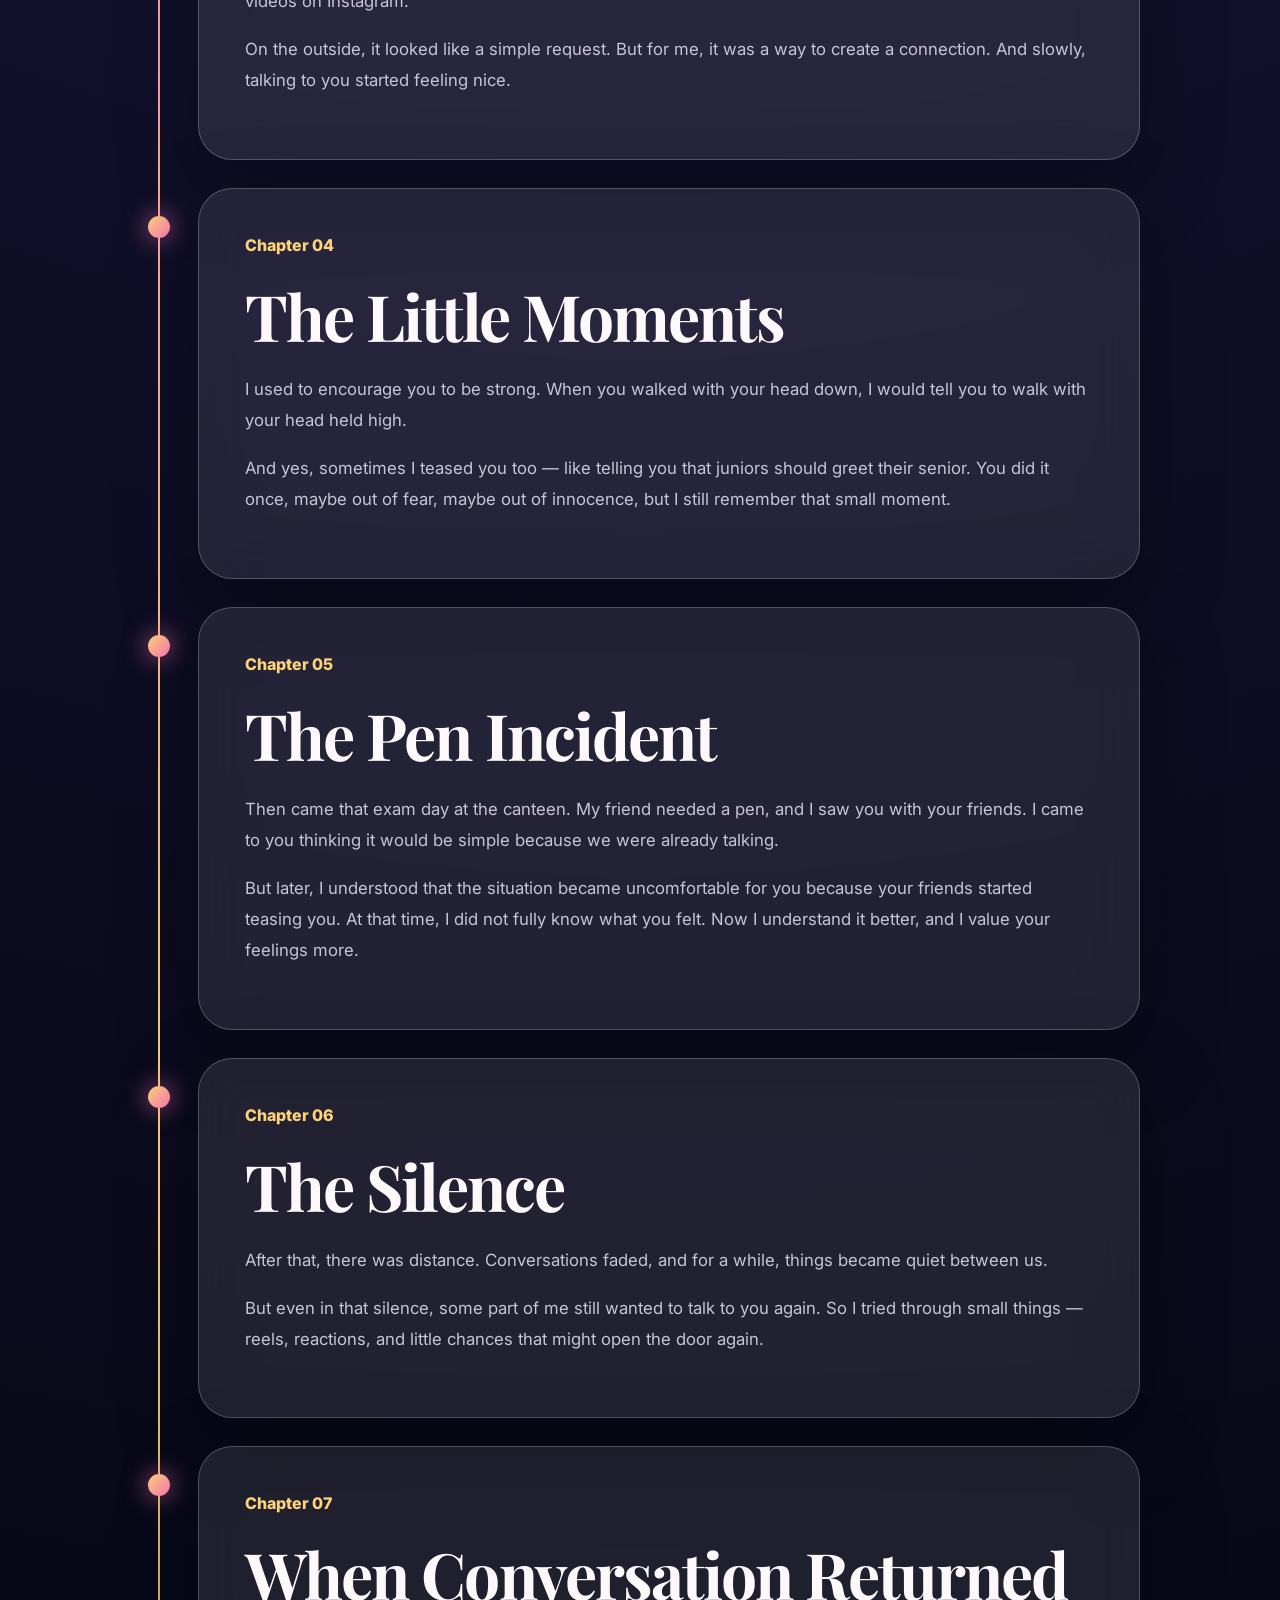
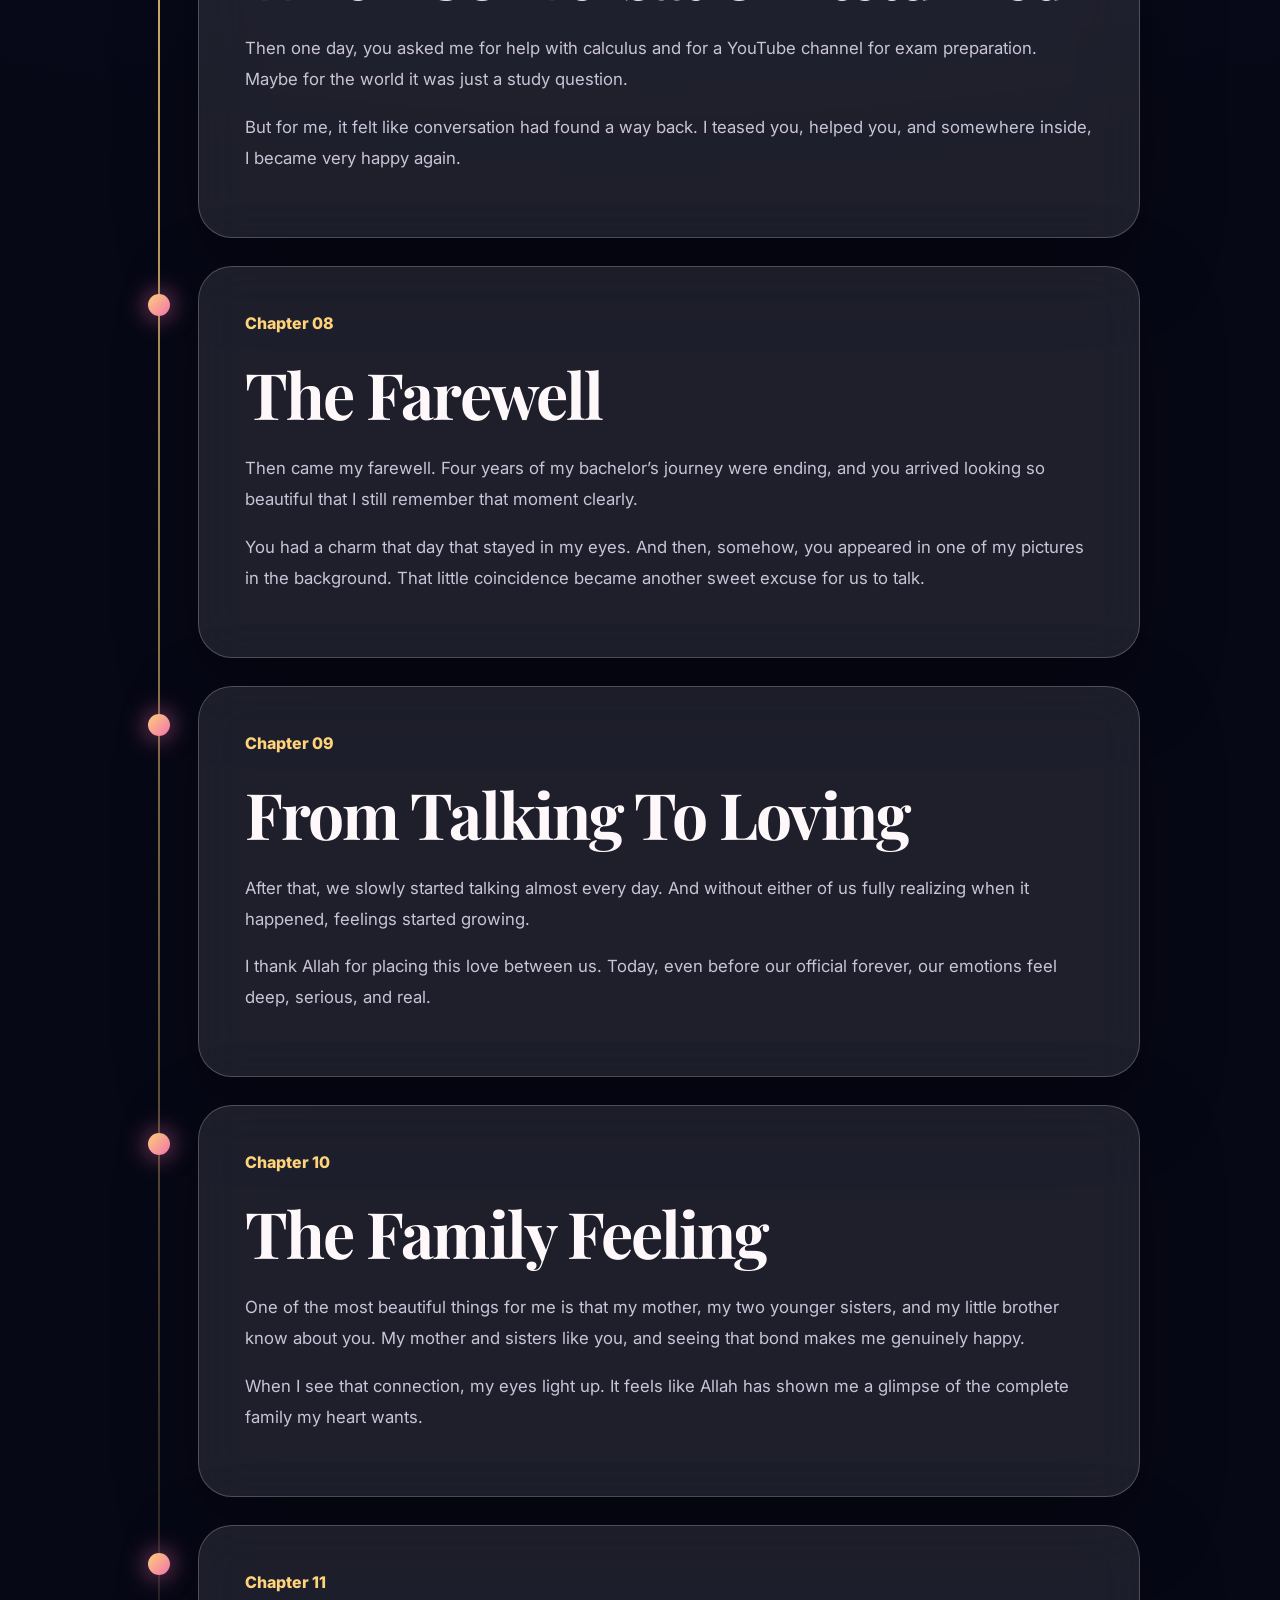
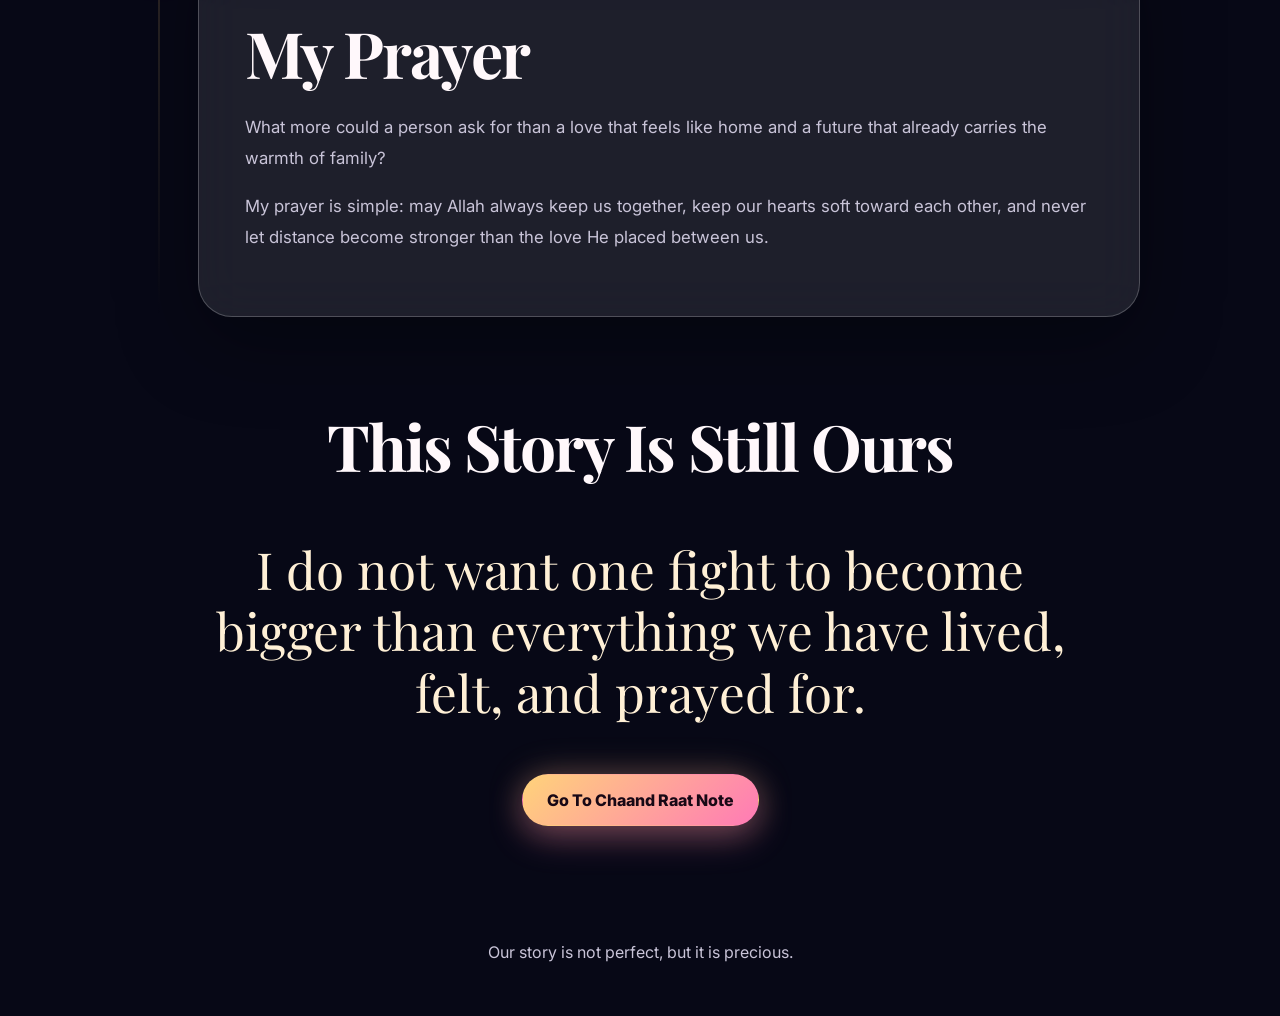
<file: story.html>
<!DOCTYPE html>
<html lang="en">
<head>
  <meta charset="UTF-8" />
  <meta name="viewport" content="width=device-width, initial-scale=1.0" />
  <title>Our Story | For Alishba</title>
  <link rel="stylesheet" href="style.css" />
</head>
<body>
  <div class="animated-bg">
    <div class="moon small-moon"></div>
    <div class="stars"></div>
    <div class="aurora aurora-one"></div>
    <div class="aurora aurora-two"></div>
    <div class="floating-hearts"></div>
  </div>

  <header class="nav">
    <a href="index.html" class="logo">For Alishba</a>
    <nav>
      <a href="story.html">Our Story</a>
      <a href="eid.html">Chaand Raat</a>
      <a href="letter.html">Letter</a>
      <a href="fix-us.html">Fix Us</a>
    </nav>
  </header>

  <main>
    <section class="page-hero reveal">
      <p class="eyebrow">Where everything slowly began</p>
      <h1>Our Story</h1>
      <p>
        Some stories do not begin loudly. Some begin with one glance, one corridor, one quiet habit of looking for the same face again and again.
      </p>
    </section>

    <section class="timeline">

      <article class="timeline-item reveal">
        <div class="timeline-dot"></div>
        <div class="timeline-card">
          <span class="tag">Chapter 01</span>
          <h2>The First Glimpse</h2>
          <p>
            I still remember the first time I saw you in the department corridor at university.
            I was from the 21 AI batch, and you were from the 24 AI batch — new, graceful, and somehow impossible to ignore.
          </p>
          <p>
            That first glance stayed with me. I do not know how to explain it perfectly, but I know this:
            after seeing you, my eyes had learned a new habit — to search for you.
          </p>
        </div>
      </article>

      <article class="timeline-item reveal">
        <div class="timeline-dot"></div>
        <div class="timeline-card">
          <span class="tag">Chapter 02</span>
          <h2>The Welcome Party</h2>
          <p>
            Then came the welcome party for the 24 batch. You were shining that day in a way I still remember.
            There were many people around, but my eyes were looking for only one person.
          </p>
          <p>
            Slowly, secretly noticing you became a part of my routine. I would see you quietly, and even those little moments started feeling special to me.
          </p>
        </div>
      </article>

      <article class="timeline-item reveal">
        <div class="timeline-dot"></div>
        <div class="timeline-card">
          <span class="tag">Chapter 03</span>
          <h2>The Instagram Excuse</h2>
          <p>
            I wanted to talk to you, so I found a small excuse. I asked you to send me the welcome party pictures and videos on Instagram.
          </p>
          <p>
            On the outside, it looked like a simple request. But for me, it was a way to create a connection.
            And slowly, talking to you started feeling nice.
          </p>
        </div>
      </article>

      <article class="timeline-item reveal">
        <div class="timeline-dot"></div>
        <div class="timeline-card">
          <span class="tag">Chapter 04</span>
          <h2>The Little Moments</h2>
          <p>
            I used to encourage you to be strong. When you walked with your head down, I would tell you to walk with your head held high.
          </p>
          <p>
            And yes, sometimes I teased you too — like telling you that juniors should greet their senior.
            You did it once, maybe out of fear, maybe out of innocence, but I still remember that small moment.
          </p>
        </div>
      </article>

      <article class="timeline-item reveal">
        <div class="timeline-dot"></div>
        <div class="timeline-card">
          <span class="tag">Chapter 05</span>
          <h2>The Pen Incident</h2>
          <p>
            Then came that exam day at the canteen. My friend needed a pen, and I saw you with your friends.
            I came to you thinking it would be simple because we were already talking.
          </p>
          <p>
            But later, I understood that the situation became uncomfortable for you because your friends started teasing you.
            At that time, I did not fully know what you felt. Now I understand it better, and I value your feelings more.
          </p>
        </div>
      </article>

      <article class="timeline-item reveal">
        <div class="timeline-dot"></div>
        <div class="timeline-card">
          <span class="tag">Chapter 06</span>
          <h2>The Silence</h2>
          <p>
            After that, there was distance. Conversations faded, and for a while, things became quiet between us.
          </p>
          <p>
            But even in that silence, some part of me still wanted to talk to you again.
            So I tried through small things — reels, reactions, and little chances that might open the door again.
          </p>
        </div>
      </article>

      <article class="timeline-item reveal">
        <div class="timeline-dot"></div>
        <div class="timeline-card">
          <span class="tag">Chapter 07</span>
          <h2>When Conversation Returned</h2>
          <p>
            Then one day, you asked me for help with calculus and for a YouTube channel for exam preparation.
            Maybe for the world it was just a study question.
          </p>
          <p>
            But for me, it felt like conversation had found a way back.
            I teased you, helped you, and somewhere inside, I became very happy again.
          </p>
        </div>
      </article>

      <article class="timeline-item reveal">
        <div class="timeline-dot"></div>
        <div class="timeline-card">
          <span class="tag">Chapter 08</span>
          <h2>The Farewell</h2>
          <p>
            Then came my farewell. Four years of my bachelor’s journey were ending, and you arrived looking so beautiful that I still remember that moment clearly.
          </p>
          <p>
            You had a charm that day that stayed in my eyes. And then, somehow, you appeared in one of my pictures in the background.
            That little coincidence became another sweet excuse for us to talk.
          </p>
        </div>
      </article>

      <article class="timeline-item reveal">
        <div class="timeline-dot"></div>
        <div class="timeline-card">
          <span class="tag">Chapter 09</span>
          <h2>From Talking To Loving</h2>
          <p>
            After that, we slowly started talking almost every day.
            And without either of us fully realizing when it happened, feelings started growing.
          </p>
          <p>
            I thank Allah for placing this love between us.
            Today, even before our official forever, our emotions feel deep, serious, and real.
          </p>
        </div>
      </article>

      <article class="timeline-item reveal">
        <div class="timeline-dot"></div>
        <div class="timeline-card">
          <span class="tag">Chapter 10</span>
          <h2>The Family Feeling</h2>
          <p>
            One of the most beautiful things for me is that my mother, my two younger sisters, and my little brother know about you.
            My mother and sisters like you, and seeing that bond makes me genuinely happy.
          </p>
          <p>
            When I see that connection, my eyes light up.
            It feels like Allah has shown me a glimpse of the complete family my heart wants.
          </p>
        </div>
      </article>

      <article class="timeline-item reveal">
        <div class="timeline-dot"></div>
        <div class="timeline-card">
          <span class="tag">Chapter 11</span>
          <h2>My Prayer</h2>
          <p>
            What more could a person ask for than a love that feels like home and a future that already carries the warmth of family?
          </p>
          <p>
            My prayer is simple: may Allah always keep us together, keep our hearts soft toward each other,
            and never let distance become stronger than the love He placed between us.
          </p>
        </div>
      </article>

    </section>

    <section class="section center reveal">
      <h2>This Story Is Still Ours</h2>
      <p class="big-line">
        I do not want one fight to become bigger than everything we have lived, felt, and prayed for.
      </p>
      <a href="eid.html" class="btn primary">Go To Chaand Raat Note</a>
    </section>
  </main>

  <footer>
    Our story is not perfect, but it is precious.
  </footer>

  <script src="script.js"></script>
</body>
</html>
</file>
<file: style.css>
@import url('https://fonts.googleapis.com/css2?family=Inter:wght@400;500;600;700;800&family=Playfair+Display:wght@600;700;800&family=Noto+Nastaliq+Urdu:wght@500;700&display=swap');

:root {
  --bg: #070816;
  --bg2: #11122c;
  --text: #fff8fb;
  --muted: #c9c4d8;
  --pink: #ff7ab6;
  --hot: #ff4f9a;
  --gold: #ffd37a;
  --cream: #fff0d6;
  --glass: rgba(255, 255, 255, 0.095);
  --glass-border: rgba(255, 255, 255, 0.22);
  --shadow: 0 25px 80px rgba(0, 0, 0, 0.35);
}

* {
  box-sizing: border-box;
}

html {
  scroll-behavior: smooth;
}

body {
  margin: 0;
  min-height: 100vh;
  color: var(--text);
  background: radial-gradient(circle at top, #1b1740, var(--bg) 58%);
  font-family: "Inter", sans-serif;
  overflow-x: hidden;
}

a {
  color: inherit;
  text-decoration: none;
}

p {
  color: var(--muted);
  line-height: 1.85;
  font-size: 1.05rem;
}

h1,
h2,
h3 {
  margin: 0;
}

h1,
h2 {
  font-family: "Playfair Display", serif;
}

h1 {
  font-size: clamp(3rem, 9vw, 7.5rem);
  line-height: 0.95;
  letter-spacing: -0.05em;
}

h1 span {
  display: block;
  color: var(--gold);
}

h2 {
  font-size: clamp(2rem, 5vw, 4rem);
  margin-bottom: 1rem;
  letter-spacing: -0.03em;
}

h3 {
  font-size: 1.3rem;
}

main {
  position: relative;
  z-index: 2;
}

.animated-bg {
  position: fixed;
  inset: 0;
  z-index: 0;
  overflow: hidden;
  pointer-events: none;
  background:
    radial-gradient(circle at 15% 20%, rgba(255, 122, 182, 0.22), transparent 32%),
    radial-gradient(circle at 85% 10%, rgba(255, 211, 122, 0.18), transparent 30%),
    linear-gradient(135deg, #070816 0%, #121332 48%, #090915 100%);
}

.animated-bg::before {
  content: "";
  position: absolute;
  inset: 0;
  background-image:
    radial-gradient(circle, rgba(255,255,255,0.8) 1px, transparent 1px),
    radial-gradient(circle, rgba(255,255,255,0.5) 1px, transparent 1px);
  background-size: 90px 90px, 140px 140px;
  background-position: 0 0, 40px 70px;
  opacity: 0.35;
  animation: starMove 35s linear infinite;
}

@keyframes starMove {
  from {
    transform: translateY(0);
  }
  to {
    transform: translateY(-180px);
  }
}

.moon {
  position: absolute;
  top: 8%;
  right: 8%;
  width: 190px;
  height: 190px;
  border-radius: 50%;
  background:
    radial-gradient(circle at 35% 35%, #fff8dc 0%, #ffe39a 40%, #e1a93f 75%, #8a5c16 100%);
  box-shadow:
    0 0 60px rgba(255, 211, 122, 0.55),
    0 0 130px rgba(255, 122, 182, 0.28);
  animation: moonFloat 7s ease-in-out infinite;
}

.moon::after {
  content: "";
  position: absolute;
  top: 0;
  right: -12px;
  width: 190px;
  height: 190px;
  border-radius: 50%;
  background: #090915;
  transform: scale(0.9);
}

.small-moon {
  width: 130px;
  height: 130px;
  opacity: 0.85;
}

.small-moon::after {
  width: 130px;
  height: 130px;
}

.eid-moon {
  top: 6%;
  right: 50%;
  transform: translateX(50%);
}

@keyframes moonFloat {
  0%, 100% {
    transform: translateY(0);
  }
  50% {
    transform: translateY(18px);
  }
}

.aurora {
  position: absolute;
  width: 520px;
  height: 520px;
  border-radius: 50%;
  filter: blur(80px);
  opacity: 0.36;
  animation: blob 12s ease-in-out infinite alternate;
}

.aurora-one {
  left: -160px;
  top: 20%;
  background: var(--pink);
}

.aurora-two {
  right: -170px;
  bottom: -90px;
  background: #7a5cff;
  animation-delay: 2s;
}

@keyframes blob {
  from {
    transform: translate(0, 0) scale(1);
  }
  to {
    transform: translate(70px, -45px) scale(1.15);
  }
}

.floating-hearts span {
  position: absolute;
  bottom: -40px;
  color: rgba(255, 122, 182, 0.75);
  font-size: 18px;
  animation: heartFloat linear forwards;
}

@keyframes heartFloat {
  from {
    transform: translateY(0) rotate(0deg);
    opacity: 0;
  }
  15% {
    opacity: 0.9;
  }
  to {
    transform: translateY(-110vh) rotate(360deg);
    opacity: 0;
  }
}

.nav {
  position: fixed;
  top: 18px;
  left: 50%;
  z-index: 50;
  width: min(1120px, calc(100% - 28px));
  transform: translateX(-50%);
  display: flex;
  align-items: center;
  justify-content: space-between;
  padding: 14px 18px;
  border: 1px solid var(--glass-border);
  border-radius: 999px;
  background: rgba(8, 9, 25, 0.62);
  backdrop-filter: blur(20px);
  box-shadow: 0 18px 55px rgba(0, 0, 0, 0.25);
}

.logo {
  font-weight: 800;
  color: var(--cream);
  letter-spacing: -0.02em;
}

.nav nav {
  display: flex;
  gap: 8px;
}

.nav nav a {
  padding: 9px 13px;
  border-radius: 999px;
  color: var(--muted);
  font-weight: 600;
  font-size: 0.93rem;
  transition: 0.25s ease;
}

.nav nav a:hover {
  color: var(--text);
  background: rgba(255, 255, 255, 0.1);
}

.full-screen {
  min-height: 100vh;
}

.hero,
.page-hero {
  width: min(1120px, calc(100% - 32px));
  margin: 0 auto;
  padding: 150px 0 80px;
}

.hero {
  display: grid;
  place-items: center;
  text-align: center;
}

.page-hero {
  padding-top: 170px;
}

.page-hero.center {
  text-align: center;
}

.page-hero p {
  max-width: 850px;
}

.center p {
  margin-left: auto;
  margin-right: auto;
}

.eyebrow {
  display: inline-flex;
  color: var(--gold);
  background: rgba(255, 211, 122, 0.1);
  border: 1px solid rgba(255, 211, 122, 0.25);
  padding: 8px 14px;
  border-radius: 999px;
  font-size: 0.9rem;
  font-weight: 700;
  letter-spacing: 0.04em;
  text-transform: uppercase;
}

.hero-text {
  max-width: 780px;
  font-size: 1.18rem;
}

.urdu-line {
  margin: 28px 0 8px;
  font-family: "Noto Nastaliq Urdu", serif;
  font-size: clamp(2rem, 5vw, 4.5rem);
  color: var(--cream);
  text-shadow:
    0 0 22px rgba(255, 211, 122, 0.35),
    0 0 45px rgba(255, 122, 182, 0.22);
  line-height: 1.9;
}

.urdu-line.large {
  font-size: clamp(2.5rem, 7vw, 5.5rem);
}

.hero-actions {
  display: flex;
  gap: 14px;
  flex-wrap: wrap;
  justify-content: center;
  margin-top: 22px;
}

.btn {
  display: inline-flex;
  justify-content: center;
  align-items: center;
  gap: 8px;
  min-height: 52px;
  padding: 0 24px;
  border-radius: 999px;
  border: 1px solid transparent;
  font-weight: 800;
  cursor: pointer;
  transition: 0.25s ease;
  font-family: "Inter", sans-serif;
  font-size: 1rem;
}

.btn.primary {
  color: #180815;
  background: linear-gradient(135deg, var(--gold), var(--pink));
  box-shadow:
    0 12px 35px rgba(255, 122, 182, 0.3),
    0 0 35px rgba(255, 211, 122, 0.25);
}

.btn.primary:hover {
  transform: translateY(-4px);
  box-shadow:
    0 18px 45px rgba(255, 122, 182, 0.42),
    0 0 45px rgba(255, 211, 122, 0.32);
}

.btn.ghost {
  color: var(--text);
  border-color: var(--glass-border);
  background: rgba(255, 255, 255, 0.07);
}

.btn.ghost:hover {
  transform: translateY(-4px);
  background: rgba(255, 255, 255, 0.12);
}

.section {
  width: min(1120px, calc(100% - 32px));
  margin: 0 auto 34px;
  padding: clamp(28px, 6vw, 58px);
  border-radius: 34px;
}

.section.glass,
.letter-box,
.timeline-card,
.code-card,
.final-card {
  background: var(--glass);
  border: 1px solid var(--glass-border);
  box-shadow: var(--shadow);
  backdrop-filter: blur(24px);
}

.center {
  text-align: center;
}

.big-line {
  max-width: 850px;
  color: var(--cream);
  font-family: "Playfair Display", serif;
  font-size: clamp(1.7rem, 4vw, 3.4rem);
  line-height: 1.2;
}

.cards {
  display: grid;
  grid-template-columns: repeat(4, 1fr);
  gap: 18px;
}

.card {
  position: relative;
  min-height: 260px;
  padding: 24px;
  border-radius: 28px;
  background:
    linear-gradient(145deg, rgba(255,255,255,0.12), rgba(255,255,255,0.055));
  border: 1px solid rgba(255,255,255,0.15);
  overflow: hidden;
  transition: 0.28s ease;
}

.card::before {
  content: "";
  position: absolute;
  inset: auto -40px -80px auto;
  width: 180px;
  height: 180px;
  border-radius: 50%;
  background: rgba(255, 122, 182, 0.18);
  filter: blur(20px);
}

.card:hover {
  transform: translateY(-8px);
  border-color: rgba(255, 211, 122, 0.45);
  box-shadow: 0 22px 70px rgba(0, 0, 0, 0.3);
}

.card span,
.tag {
  display: inline-flex;
  margin-bottom: 18px;
  color: var(--gold);
  font-weight: 800;
}

.card p {
  font-size: 0.98rem;
}

.timeline {
  width: min(1000px, calc(100% - 32px));
  margin: 0 auto;
  position: relative;
}

.timeline::before {
  content: "";
  position: absolute;
  left: 18px;
  top: 0;
  bottom: 0;
  width: 2px;
  background: linear-gradient(var(--pink), var(--gold), transparent);
}

.timeline-item {
  position: relative;
  padding-left: 58px;
  margin-bottom: 28px;
}

.timeline-dot {
  position: absolute;
  left: 8px;
  top: 28px;
  width: 22px;
  height: 22px;
  border-radius: 50%;
  background: linear-gradient(135deg, var(--gold), var(--pink));
  box-shadow: 0 0 25px rgba(255, 122, 182, 0.75);
}

.timeline-card,
.letter-box,
.code-card,
.final-card {
  border-radius: 34px;
  padding: clamp(24px, 5vw, 46px);
}

.letter-box {
  width: min(960px, calc(100% - 32px));
  margin: 0 auto 34px;
}

.letter-box h2 {
  color: var(--cream);
}

.nickname-cloud {
  display: flex;
  flex-wrap: wrap;
  gap: 12px;
  margin-top: 26px;
}

.nickname-cloud span {
  padding: 10px 14px;
  border-radius: 999px;
  background: rgba(255, 122, 182, 0.12);
  border: 1px solid rgba(255, 122, 182, 0.25);
  color: var(--cream);
  font-weight: 700;
}

.poetry-grid {
  display: grid;
  grid-template-columns: repeat(3, 1fr);
  gap: 18px;
}

.poetry-card {
  min-height: 210px;
  display: flex;
  align-items: center;
  padding: 26px;
  border-radius: 28px;
  background:
    linear-gradient(145deg, rgba(255, 211, 122, 0.13), rgba(255, 122, 182, 0.09));
  border: 1px solid rgba(255,255,255,0.16);
  box-shadow: var(--shadow);
}

.poetry-card p {
  color: var(--cream);
  font-family: "Playfair Display", serif;
  font-size: 1.4rem;
  line-height: 1.45;
}

.code-card {
  width: min(900px, calc(100% - 32px));
  margin: 0 auto 34px;
  overflow: hidden;
  padding: 0;
}

.window-buttons {
  display: flex;
  gap: 8px;
  padding: 18px 22px;
  border-bottom: 1px solid rgba(255,255,255,0.12);
}

.window-buttons span {
  width: 13px;
  height: 13px;
  border-radius: 50%;
  background: var(--pink);
}

.window-buttons span:nth-child(2) {
  background: var(--gold);
}

.window-buttons span:nth-child(3) {
  background: #73ffc2;
}

pre {
  margin: 0;
  padding: 28px;
  overflow-x: auto;
}

code {
  color: #fff4d6;
  font-size: 1rem;
  line-height: 1.8;
}

.promise-list {
  display: grid;
  gap: 14px;
}

.promise-list div {
  display: grid;
  grid-template-columns: 70px 1fr;
  align-items: center;
  padding: 18px;
  border-radius: 22px;
  background: rgba(255,255,255,0.07);
  border: 1px solid rgba(255,255,255,0.12);
}

.promise-list strong {
  color: var(--gold);
  font-size: 1.3rem;
}

.promise-list p {
  margin: 0;
}

.final-card {
  width: min(900px, calc(100% - 32px));
  margin: 0 auto 60px;
  text-align: center;
}

.hidden-message {
  max-height: 0;
  opacity: 0;
  overflow: hidden;
  transition: 0.5s ease;
}

.hidden-message.show {
  max-height: 500px;
  opacity: 1;
  margin-top: 24px;
}

.hidden-message h3 {
  color: var(--gold);
  font-size: 1.8rem;
}

footer {
  position: relative;
  z-index: 2;
  width: min(1120px, calc(100% - 32px));
  margin: 30px auto;
  padding: 24px;
  text-align: center;
  color: var(--muted);
}

.reveal {
  opacity: 0;
  transform: translateY(28px);
  transition: 0.7s ease;
}

.reveal.visible {
  opacity: 1;
  transform: translateY(0);
}

.confetti {
  position: fixed;
  top: -20px;
  z-index: 999;
  pointer-events: none;
  animation: confettiFall 3s linear forwards;
}

@keyframes confettiFall {
  to {
    transform: translateY(110vh) rotate(720deg);
    opacity: 0;
  }
}

@media (max-width: 900px) {
  .cards,
  .poetry-grid {
    grid-template-columns: 1fr 1fr;
  }

  .nav {
    align-items: flex-start;
    border-radius: 26px;
    flex-direction: column;
    gap: 12px;
  }

  .nav nav {
    flex-wrap: wrap;
  }

  .hero,
  .page-hero {
    padding-top: 190px;
  }
}

@media (max-width: 620px) {
  .cards,
  .poetry-grid {
    grid-template-columns: 1fr;
  }

  .moon {
    width: 120px;
    height: 120px;
    right: 4%;
    top: 10%;
  }

  .moon::after {
    width: 120px;
    height: 120px;
  }

  .section,
  .letter-box,
  .timeline-card,
  .final-card {
    border-radius: 24px;
  }

  .timeline-item {
    padding-left: 42px;
  }

  .timeline::before {
    left: 12px;
  }

  .timeline-dot {
    left: 2px;
  }

  .promise-list div {
    grid-template-columns: 1fr;
    gap: 8px;
  }

  .nav nav a {
    padding: 8px 10px;
    font-size: 0.86rem;
  }
}
</file>
